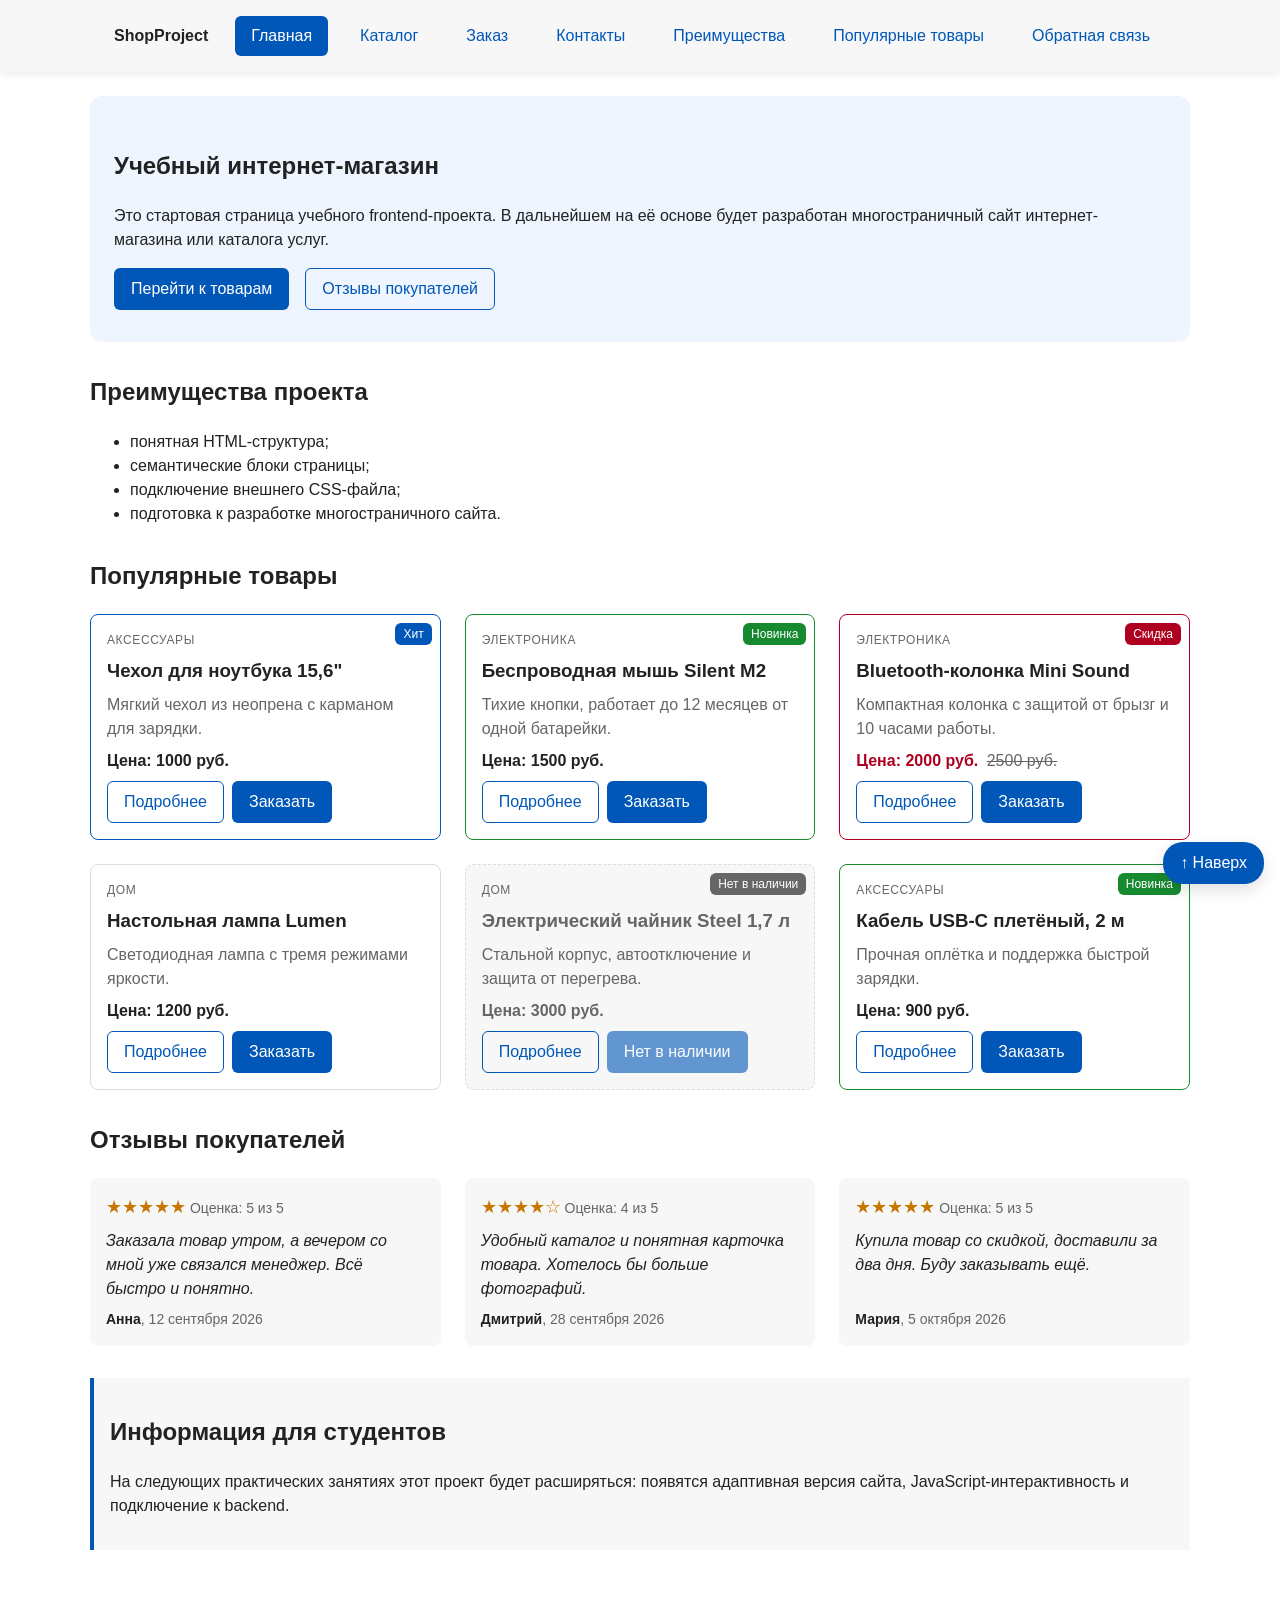
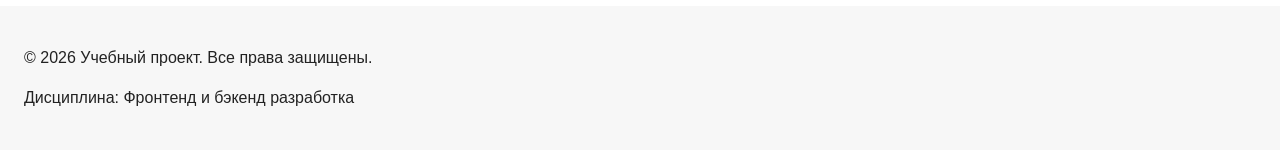
<file: index.html>
<!DOCTYPE html>
<html lang="ru">
<head>
  <meta charset="UTF-8">
  <meta name="viewport" content="width=device-width, initial-scale=1.0">
  <meta name="description" content="Главная страница учебного интернет-магазина.">
  <meta property="og:type" content="website">
  <meta property="og:title" content="Учебный интернет-магазин">
  <meta property="og:description" content="Учебный frontend-проект интернет-магазина.">
  <meta property="og:image" content="https://skylongg.github.io/kr1-html-css-shop/images/preview.jpg">
  <title>Учебный интернет-магазин</title>
  <link rel="stylesheet" href="css/style.css?v=3">
  <script src="js/main.js?v=3" defer></script>
</head>
<body>

  <header class="site-header" id="top">
    <div class="site-header__inner">
      <a class="site-header__logo" href="index.html">ShopProject</a>

      <nav class="site-nav" aria-label="Основная навигация">
        <ul class="site-nav__list">
          <li class="site-nav__item">
            <a class="site-nav__link site-nav__link--active" href="index.html" aria-current="page">Главная</a>
          </li>
          <li class="site-nav__item">
            <a class="site-nav__link" href="catalog.html">Каталог</a>
          </li>
          <li class="site-nav__item">
            <a class="site-nav__link" href="order.html">Заказ</a>
          </li>
          <li class="site-nav__item">
            <a class="site-nav__link" href="contacts.html">Контакты</a>
          </li>
          <li class="site-nav__item">
            <a class="site-nav__link" href="index.html#advantages">Преимущества</a>
          </li>
          <li class="site-nav__item">
            <a class="site-nav__link" href="index.html#popular">Популярные товары</a>
          </li>
          <li class="site-nav__item">
            <a class="site-nav__link" href="index.html#contacts">Обратная связь</a>
          </li>
        </ul>
      </nav>
    </div>
  </header>

  <main>
    <section class="hero">
      <h1>Учебный интернет-магазин</h1>
      <p>
        Это стартовая страница учебного frontend-проекта.
        В дальнейшем на её основе будет разработан многостраничный сайт
        интернет-магазина или каталога услуг.
      </p>
      <div class="hero__actions">
        <a class="button button--primary" href="#popular">Перейти к товарам</a>
        <a class="button button--secondary" href="#reviews">Отзывы покупателей</a>
      </div>
    </section>

    <section class="section" id="advantages">
      <h2 class="section__title">Преимущества проекта</h2>

      <ul class="advantages-list">
        <li>понятная HTML-структура;</li>
        <li>семантические блоки страницы;</li>
        <li>подключение внешнего CSS-файла;</li>
        <li>подготовка к разработке многостраничного сайта.</li>
      </ul>
    </section>

    <section class="section" id="popular">
      <h2 class="section__title">Популярные товары</h2>

      <div class="products-grid">
        <article class="product-card product-card--featured">
          <span class="product-card__badge">Хит</span>
          <p class="product-card__category">Аксессуары</p>
          <h3 class="product-card__title">Чехол для ноутбука 15,6"</h3>
          <p class="product-card__description">Мягкий чехол из неопрена с карманом для зарядки.</p>
          <p class="product-card__price">Цена: 1000 руб.</p>
          <div class="product-card__actions">
            <a class="button button--secondary" href="product.html">Подробнее</a>
            <button class="button button--primary product-card__button" type="button" data-product="Чехол для ноутбука 15,6&quot;" data-price="1000">
              Заказать
            </button>
          </div>
        </article>

        <article class="product-card product-card--new">
          <span class="product-card__badge">Новинка</span>
          <p class="product-card__category">Электроника</p>
          <h3 class="product-card__title">Беспроводная мышь Silent M2</h3>
          <p class="product-card__description">Тихие кнопки, работает до 12 месяцев от одной батарейки.</p>
          <p class="product-card__price">Цена: 1500 руб.</p>
          <div class="product-card__actions">
            <a class="button button--secondary" href="product.html">Подробнее</a>
            <button class="button button--primary product-card__button" type="button" data-product="Беспроводная мышь Silent M2" data-price="1500">
              Заказать
            </button>
          </div>
        </article>

        <article class="product-card product-card--discount">
          <span class="product-card__badge">Скидка</span>
          <p class="product-card__category">Электроника</p>
          <h3 class="product-card__title">Bluetooth-колонка Mini Sound</h3>
          <p class="product-card__description">Компактная колонка с защитой от брызг и 10 часами работы.</p>
          <p class="product-card__price">
            Цена: 2000 руб.
            <del class="product-card__old-price">2500 руб.</del>
          </p>
          <div class="product-card__actions">
            <a class="button button--secondary" href="product.html">Подробнее</a>
            <button class="button button--primary product-card__button" type="button" data-product="Bluetooth-колонка Mini Sound" data-price="2000">
              Заказать
            </button>
          </div>
        </article>

        <article class="product-card">
          <p class="product-card__category">Дом</p>
          <h3 class="product-card__title">Настольная лампа Lumen</h3>
          <p class="product-card__description">Светодиодная лампа с тремя режимами яркости.</p>
          <p class="product-card__price">Цена: 1200 руб.</p>
          <div class="product-card__actions">
            <a class="button button--secondary" href="product.html">Подробнее</a>
            <button class="button button--primary product-card__button" type="button" data-product="Настольная лампа Lumen" data-price="1200">
              Заказать
            </button>
          </div>
        </article>

        <article class="product-card product-card--sold-out">
          <span class="product-card__badge">Нет в наличии</span>
          <p class="product-card__category">Дом</p>
          <h3 class="product-card__title">Электрический чайник Steel 1,7 л</h3>
          <p class="product-card__description">Стальной корпус, автоотключение и защита от перегрева.</p>
          <p class="product-card__price">Цена: 3000 руб.</p>
          <div class="product-card__actions">
            <a class="button button--secondary" href="product.html">Подробнее</a>
            <button class="button button--primary product-card__button" type="button" disabled>
              Нет в наличии
            </button>
          </div>
        </article>

        <article class="product-card product-card--new">
          <span class="product-card__badge">Новинка</span>
          <p class="product-card__category">Аксессуары</p>
          <h3 class="product-card__title">Кабель USB-C плетёный, 2 м</h3>
          <p class="product-card__description">Прочная оплётка и поддержка быстрой зарядки.</p>
          <p class="product-card__price">Цена: 900 руб.</p>
          <div class="product-card__actions">
            <a class="button button--secondary" href="product.html">Подробнее</a>
            <button class="button button--primary product-card__button" type="button" data-product="Кабель USB-C плетёный, 2 м" data-price="900">
              Заказать
            </button>
          </div>
        </article>
      </div>
    </section>

    <section class="section" id="reviews">
      <h2 class="section__title">Отзывы покупателей</h2>

      <div class="reviews-grid">
        <article class="review-card">
          <p class="review-card__rating">
            <span aria-hidden="true">★★★★★</span>
            Оценка: 5 из 5
          </p>
          <blockquote class="review-card__text">
            <p>Заказала товар утром, а вечером со мной уже связался менеджер. Всё быстро и понятно.</p>
          </blockquote>
          <footer class="review-card__footer">
            <span class="review-card__author">Анна</span>,
            <time class="review-card__date" datetime="2026-09-12">12 сентября 2026</time>
          </footer>
        </article>

        <article class="review-card">
          <p class="review-card__rating">
            <span aria-hidden="true">★★★★☆</span>
            Оценка: 4 из 5
          </p>
          <blockquote class="review-card__text">
            <p>Удобный каталог и понятная карточка товара. Хотелось бы больше фотографий.</p>
          </blockquote>
          <footer class="review-card__footer">
            <span class="review-card__author">Дмитрий</span>,
            <time class="review-card__date" datetime="2026-09-28">28 сентября 2026</time>
          </footer>
        </article>

        <article class="review-card">
          <p class="review-card__rating">
            <span aria-hidden="true">★★★★★</span>
            Оценка: 5 из 5
          </p>
          <blockquote class="review-card__text">
            <p>Купила товар со скидкой, доставили за два дня. Буду заказывать ещё.</p>
          </blockquote>
          <footer class="review-card__footer">
            <span class="review-card__author">Мария</span>,
            <time class="review-card__date" datetime="2026-10-05">5 октября 2026</time>
          </footer>
        </article>
      </div>
    </section>

    <aside class="aside-info">
      <h2>Информация для студентов</h2>
      <p>
        На следующих практических занятиях этот проект будет расширяться:
        появятся адаптивная версия сайта, JavaScript-интерактивность
        и подключение к backend.
      </p>
    </aside>
  </main>

  <footer class="site-footer" id="contacts">
    <p>&copy; 2026 Учебный проект. Все права защищены.</p>
    <p>Дисциплина: Фронтенд и бэкенд разработка</p>
  </footer>

  <a class="button button--primary to-top" href="#top">↑ Наверх</a>

  <dialog class="order-dialog" id="order-dialog" aria-labelledby="order-dialog-title">
    <div class="order-dialog__inner">
      <button class="order-dialog__close" type="button" aria-label="Закрыть окно" data-close-dialog>&times;</button>

      <h2 class="order-dialog__title" id="order-dialog-title">Оформление заявки</h2>

      <form class="order-form" id="order-form" action="#" method="post" novalidate>
        <input id="selected-product" name="selected-product" type="hidden">

        <div class="order-summary">
          <div>
            <p class="order-summary__name">Товар: <strong id="order-dialog-product"></strong></p>
            <p class="order-summary__price">Цена: <span id="order-dialog-price">0</span> руб. за шт.</p>
          </div>

          <div class="quantity">
            <button class="button button--secondary quantity__button" type="button" data-step="-1" aria-label="Уменьшить количество">&minus;</button>
            <input
              class="quantity__input"
              id="order-quantity"
              name="quantity"
              type="number"
              min="1"
              max="10"
              value="1"
              aria-label="Количество"
            >
            <button class="button button--secondary quantity__button" type="button" data-step="1" aria-label="Увеличить количество">+</button>
          </div>
        </div>

        <p class="order-form__note">
          Поля, отмеченные звёздочкой <span class="order-form__required" aria-hidden="true">*</span>, обязательны.
        </p>

        <div class="order-form__field">
          <label class="order-form__label" for="order-name">Имя <span class="order-form__required" aria-hidden="true">*</span></label>
          <input
            class="order-form__input"
            id="order-name"
            name="name"
            type="text"
            placeholder="Введите ваше имя"
            minlength="2"
            autocomplete="given-name"
            aria-describedby="order-name-error"
            data-error="Введите имя, минимум 2 символа."
            required
          >
          <p class="order-form__error" id="order-name-error"></p>
        </div>

        <div class="order-form__field">
          <label class="order-form__label" for="order-email">E-mail <span class="order-form__required" aria-hidden="true">*</span></label>
          <input
            class="order-form__input"
            id="order-email"
            name="email"
            type="email"
            placeholder="example@mail.ru"
            autocomplete="email"
            aria-describedby="order-email-error"
            data-error="Введите e-mail в формате example@mail.ru."
            required
          >
          <p class="order-form__error" id="order-email-error"></p>
        </div>

        <div class="order-form__field">
          <label class="order-form__label" for="order-phone">Телефон <span class="order-form__required" aria-hidden="true">*</span></label>
          <input
            class="order-form__input"
            id="order-phone"
            name="phone"
            type="tel"
            inputmode="tel"
            placeholder="+7 (900) 000-00-00"
            pattern="^\+7 \(\d{3}\) \d{3}-\d{2}-\d{2}$"
            autocomplete="tel"
            aria-describedby="order-phone-error order-phone-hint"
            data-error="Введите телефон в формате +7 (900) 000-00-00."
            required
          >
          <small class="order-form__hint" id="order-phone-hint">Формат: +7 (900) 000-00-00</small>
          <p class="order-form__error" id="order-phone-error"></p>
        </div>

        <fieldset class="order-form__group">
          <legend class="order-form__label">Способ получения</legend>
          <div class="choice">
            <label class="choice__item">
              <input class="choice__input" type="radio" name="delivery" value="pickup" checked>
              <span class="choice__text">Самовывоз <small>бесплатно</small></span>
            </label>
            <label class="choice__item">
              <input class="choice__input" type="radio" name="delivery" value="courier">
              <span class="choice__text">Курьер <small>300 руб.</small></span>
            </label>
          </div>
        </fieldset>

        <fieldset class="order-form__group">
          <legend class="order-form__label">Как с вами связаться?</legend>
          <div class="choice">
            <label class="choice__item">
              <input class="choice__input" type="radio" name="contact" value="call" checked>
              <span class="choice__text">Звонок</span>
            </label>
            <label class="choice__item">
              <input class="choice__input" type="radio" name="contact" value="email">
              <span class="choice__text">E-mail</span>
            </label>
            <label class="choice__item">
              <input class="choice__input" type="radio" name="contact" value="messenger">
              <span class="choice__text">Мессенджер</span>
            </label>
          </div>
        </fieldset>

        <div class="order-form__field">
          <label class="order-form__label" for="order-promo">Промокод</label>
          <div class="promo">
            <input
              class="order-form__input promo__input"
              id="order-promo"
              name="promo"
              type="text"
              placeholder="Например, SHOP10"
              aria-describedby="order-promo-message"
            >
            <button class="button button--secondary" type="button" id="apply-promo">Применить</button>
          </div>
          <p class="promo__message" id="order-promo-message" role="status"></p>
        </div>

        <div class="order-form__field">
          <label class="order-form__label" for="order-comment">Комментарий</label>
          <textarea
            class="order-form__textarea"
            id="order-comment"
            name="comment"
            rows="3"
            placeholder="Например, удобное время для звонка"
          ></textarea>
        </div>

        <div class="order-form__field order-form__field--checkbox">
          <label class="order-form__label" for="order-agreement">
            <input
              class="order-form__checkbox"
              id="order-agreement"
              name="agreement"
              type="checkbox"
              aria-describedby="order-agreement-error"
              data-error="Нужно согласие на обработку данных."
              required
            >
            Я согласен на обработку данных <span class="order-form__required" aria-hidden="true">*</span>
          </label>
          <p class="order-form__error" id="order-agreement-error"></p>
        </div>

        <div class="order-dialog__footer">
          <dl class="order-total">
            <div class="order-total__row">
              <dt>Товары</dt>
              <dd><span id="total-goods">0</span> руб.</dd>
            </div>
            <div class="order-total__row">
              <dt>Доставка</dt>
              <dd><span id="total-delivery">0</span> руб.</dd>
            </div>
            <div class="order-total__row">
              <dt>Скидка</dt>
              <dd>&minus;<span id="total-discount">0</span> руб.</dd>
            </div>
            <div class="order-total__row order-total__row--main">
              <dt>Итого</dt>
              <dd><span id="total-sum">0</span> руб.</dd>
            </div>
          </dl>

          <div class="order-form__actions">
            <button class="button button--secondary order-form__clear" type="button" id="clear-order-form">
              Очистить
            </button>
            <button class="button button--secondary" type="button" data-close-dialog>
              Закрыть
            </button>
            <button class="button button--primary" type="submit">
              Отправить заявку
            </button>
          </div>
        </div>
      </form>

      <div class="order-dialog__success" id="success-message" role="status" hidden>
        <p class="success-message" id="success-text"></p>
        <button class="button button--primary" type="button" data-close-dialog>
          Продолжить покупки
        </button>
      </div>
    </div>
  </dialog>

</body>
</html>
</file>
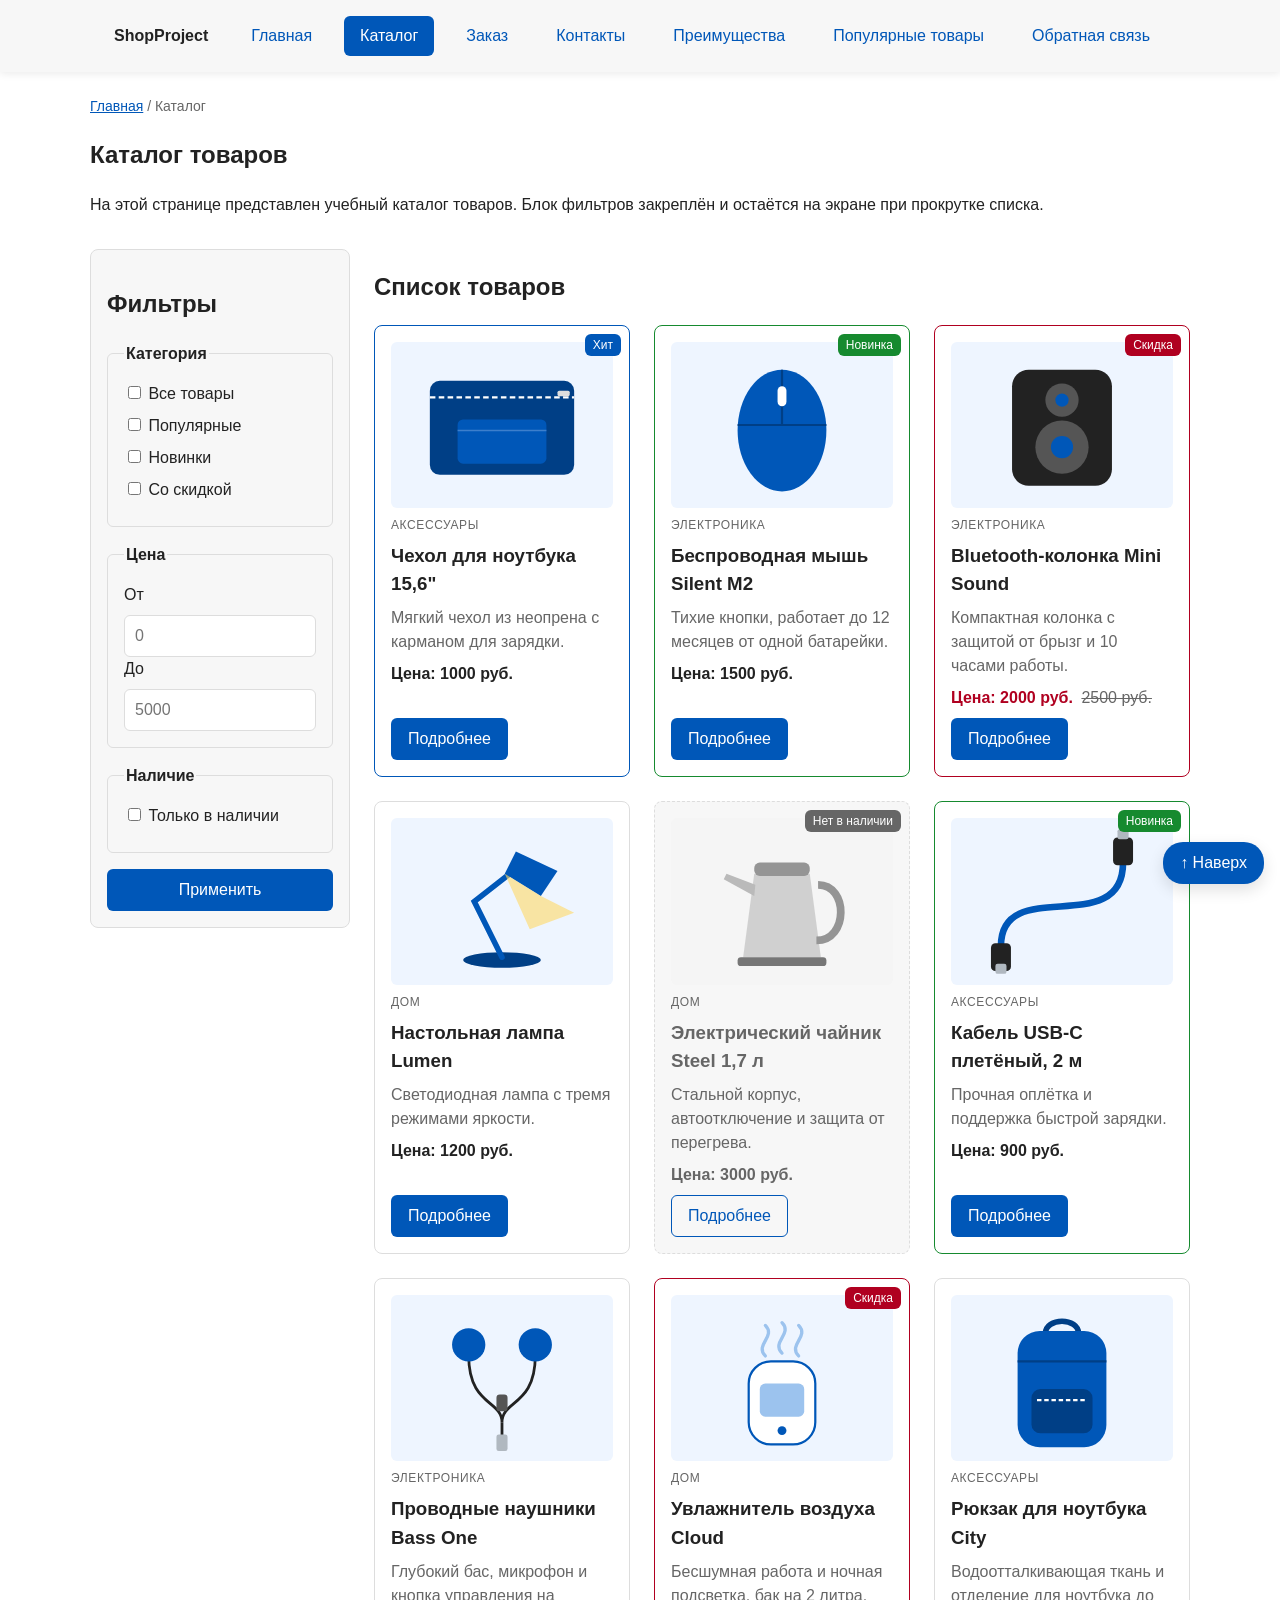
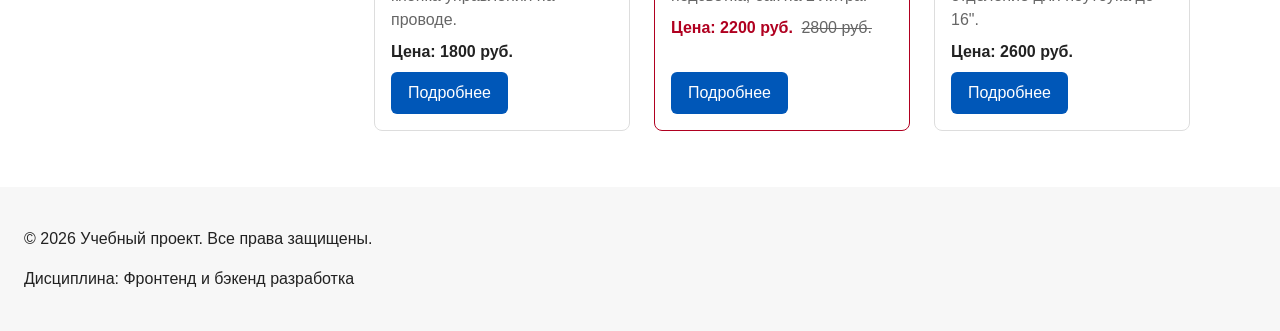
<file: catalog.html>
<!DOCTYPE html>
<html lang="ru">
<head>
  <meta charset="UTF-8">
  <meta name="viewport" content="width=device-width, initial-scale=1.0">
  <meta name="description" content="Каталог товаров учебного интернет-магазина.">
  <meta property="og:type" content="website">
  <meta property="og:title" content="Учебный интернет-магазин">
  <meta property="og:description" content="Учебный frontend-проект интернет-магазина.">
  <meta property="og:image" content="https://skylongg.github.io/kr1-html-css-shop/images/preview.jpg">
  <title>Каталог товаров — Учебный интернет-магазин</title>
  <link rel="stylesheet" href="css/style.css?v=3">
</head>
<body>

  <header class="site-header" id="top">
    <div class="site-header__inner">
      <a class="site-header__logo" href="index.html">ShopProject</a>

      <nav class="site-nav" aria-label="Основная навигация">
        <ul class="site-nav__list">
          <li class="site-nav__item">
            <a class="site-nav__link" href="index.html">Главная</a>
          </li>
          <li class="site-nav__item">
            <a class="site-nav__link site-nav__link--active" href="catalog.html" aria-current="page">Каталог</a>
          </li>
          <li class="site-nav__item">
            <a class="site-nav__link" href="order.html">Заказ</a>
          </li>
          <li class="site-nav__item">
            <a class="site-nav__link" href="contacts.html">Контакты</a>
          </li>
          <li class="site-nav__item">
            <a class="site-nav__link" href="index.html#advantages">Преимущества</a>
          </li>
          <li class="site-nav__item">
            <a class="site-nav__link" href="index.html#popular">Популярные товары</a>
          </li>
          <li class="site-nav__item">
            <a class="site-nav__link" href="index.html#contacts">Обратная связь</a>
          </li>
        </ul>
      </nav>
    </div>
  </header>

  <main>
    <nav class="breadcrumbs" aria-label="Хлебные крошки">
      <a class="breadcrumbs__link" href="index.html">Главная</a>
      <span class="breadcrumbs__current" aria-current="page">Каталог</span>
    </nav>

    <section class="section">
      <h1>Каталог товаров</h1>
      <p>
        На этой странице представлен учебный каталог товаров.
        Блок фильтров закреплён и остаётся на экране при прокрутке списка.
      </p>
    </section>

    <section class="catalog-layout">
      <aside class="catalog-filters">
        <h2 class="catalog-filters__title">Фильтры</h2>

        <form class="filters-form" action="#" method="get">
          <fieldset class="filters-form__group">
            <legend class="filters-form__legend">Категория</legend>

            <label class="filters-form__label">
              <input type="checkbox" name="category" value="all">
              Все товары
            </label>

            <label class="filters-form__label">
              <input type="checkbox" name="category" value="popular">
              Популярные
            </label>

            <label class="filters-form__label">
              <input type="checkbox" name="category" value="new">
              Новинки
            </label>

            <label class="filters-form__label">
              <input type="checkbox" name="category" value="discount">
              Со скидкой
            </label>
          </fieldset>

          <fieldset class="filters-form__group">
            <legend class="filters-form__legend">Цена</legend>

            <label class="filters-form__label" for="price-from">От</label>
            <input class="filters-form__input" id="price-from" name="price-from" type="number" min="0" placeholder="0">

            <label class="filters-form__label" for="price-to">До</label>
            <input class="filters-form__input" id="price-to" name="price-to" type="number" min="0" placeholder="5000">
          </fieldset>

          <fieldset class="filters-form__group">
            <legend class="filters-form__legend">Наличие</legend>

            <label class="filters-form__label">
              <input type="checkbox" name="in-stock" value="yes">
              Только в наличии
            </label>
          </fieldset>

          <button class="button button--primary" type="submit">Применить</button>
        </form>
      </aside>

      <section class="catalog-products">
        <h2>Список товаров</h2>

        <div class="products-grid">
          <article class="product-card product-card--featured">
            <span class="product-card__badge">Хит</span>
            <img
              class="product-card__image"
              src="images/laptop-sleeve.svg"
              alt="Чехол для ноутбука"
              width="400"
              height="300"
              loading="lazy"
            >
            <p class="product-card__category">Аксессуары</p>
            <h3 class="product-card__title">Чехол для ноутбука 15,6"</h3>
            <p class="product-card__description">Мягкий чехол из неопрена с карманом для зарядки.</p>
            <p class="product-card__price">Цена: 1000 руб.</p>
            <a class="button button--primary product-card__button" href="product.html">Подробнее</a>
          </article>

          <article class="product-card product-card--new">
            <span class="product-card__badge">Новинка</span>
            <img
              class="product-card__image"
              src="images/mouse.svg"
              alt="Беспроводная мышь"
              width="400"
              height="300"
              loading="lazy"
            >
            <p class="product-card__category">Электроника</p>
            <h3 class="product-card__title">Беспроводная мышь Silent M2</h3>
            <p class="product-card__description">Тихие кнопки, работает до 12 месяцев от одной батарейки.</p>
            <p class="product-card__price">Цена: 1500 руб.</p>
            <a class="button button--primary product-card__button" href="product.html">Подробнее</a>
          </article>

          <article class="product-card product-card--discount">
            <span class="product-card__badge">Скидка</span>
            <img
              class="product-card__image"
              src="images/speaker.svg"
              alt="Bluetooth-колонка"
              width="400"
              height="300"
              loading="lazy"
            >
            <p class="product-card__category">Электроника</p>
            <h3 class="product-card__title">Bluetooth-колонка Mini Sound</h3>
            <p class="product-card__description">Компактная колонка с защитой от брызг и 10 часами работы.</p>
            <p class="product-card__price">
              Цена: 2000 руб.
              <del class="product-card__old-price">2500 руб.</del>
            </p>
            <a class="button button--primary product-card__button" href="product.html">Подробнее</a>
          </article>

          <article class="product-card">
            <img
              class="product-card__image"
              src="images/lamp.svg"
              alt="Настольная лампа"
              width="400"
              height="300"
              loading="lazy"
            >
            <p class="product-card__category">Дом</p>
            <h3 class="product-card__title">Настольная лампа Lumen</h3>
            <p class="product-card__description">Светодиодная лампа с тремя режимами яркости.</p>
            <p class="product-card__price">Цена: 1200 руб.</p>
            <a class="button button--primary product-card__button" href="product.html">Подробнее</a>
          </article>

          <article class="product-card product-card--sold-out">
            <span class="product-card__badge">Нет в наличии</span>
            <img
              class="product-card__image"
              src="images/kettle.svg"
              alt="Электрический чайник"
              width="400"
              height="300"
              loading="lazy"
            >
            <p class="product-card__category">Дом</p>
            <h3 class="product-card__title">Электрический чайник Steel 1,7 л</h3>
            <p class="product-card__description">Стальной корпус, автоотключение и защита от перегрева.</p>
            <p class="product-card__price">Цена: 3000 руб.</p>
            <a class="button button--secondary product-card__button" href="product.html">Подробнее</a>
          </article>

          <article class="product-card product-card--new">
            <span class="product-card__badge">Новинка</span>
            <img
              class="product-card__image"
              src="images/cable.svg"
              alt="Кабель USB-C"
              width="400"
              height="300"
              loading="lazy"
            >
            <p class="product-card__category">Аксессуары</p>
            <h3 class="product-card__title">Кабель USB-C плетёный, 2 м</h3>
            <p class="product-card__description">Прочная оплётка и поддержка быстрой зарядки.</p>
            <p class="product-card__price">Цена: 900 руб.</p>
            <a class="button button--primary product-card__button" href="product.html">Подробнее</a>
          </article>

          <article class="product-card">
            <img
              class="product-card__image"
              src="images/earphones.svg"
              alt="Проводные наушники"
              width="400"
              height="300"
              loading="lazy"
            >
            <p class="product-card__category">Электроника</p>
            <h3 class="product-card__title">Проводные наушники Bass One</h3>
            <p class="product-card__description">Глубокий бас, микрофон и кнопка управления на проводе.</p>
            <p class="product-card__price">Цена: 1800 руб.</p>
            <a class="button button--primary product-card__button" href="product.html">Подробнее</a>
          </article>

          <article class="product-card product-card--discount">
            <span class="product-card__badge">Скидка</span>
            <img
              class="product-card__image"
              src="images/humidifier.svg"
              alt="Увлажнитель воздуха"
              width="400"
              height="300"
              loading="lazy"
            >
            <p class="product-card__category">Дом</p>
            <h3 class="product-card__title">Увлажнитель воздуха Cloud</h3>
            <p class="product-card__description">Бесшумная работа и ночная подсветка, бак на 2 литра.</p>
            <p class="product-card__price">
              Цена: 2200 руб.
              <del class="product-card__old-price">2800 руб.</del>
            </p>
            <a class="button button--primary product-card__button" href="product.html">Подробнее</a>
          </article>

          <article class="product-card">
            <img
              class="product-card__image"
              src="images/backpack.svg"
              alt="Рюкзак для ноутбука"
              width="400"
              height="300"
              loading="lazy"
            >
            <p class="product-card__category">Аксессуары</p>
            <h3 class="product-card__title">Рюкзак для ноутбука City</h3>
            <p class="product-card__description">Водоотталкивающая ткань и отделение для ноутбука до 16".</p>
            <p class="product-card__price">Цена: 2600 руб.</p>
            <a class="button button--primary product-card__button" href="product.html">Подробнее</a>
          </article>
        </div>
      </section>
    </section>
  </main>

  <footer class="site-footer">
    <p>&copy; 2026 Учебный проект. Все права защищены.</p>
    <p>Дисциплина: Фронтенд и бэкенд разработка</p>
  </footer>

  <a class="button button--primary to-top" href="#top">↑ Наверх</a>

</body>
</html>
</file>
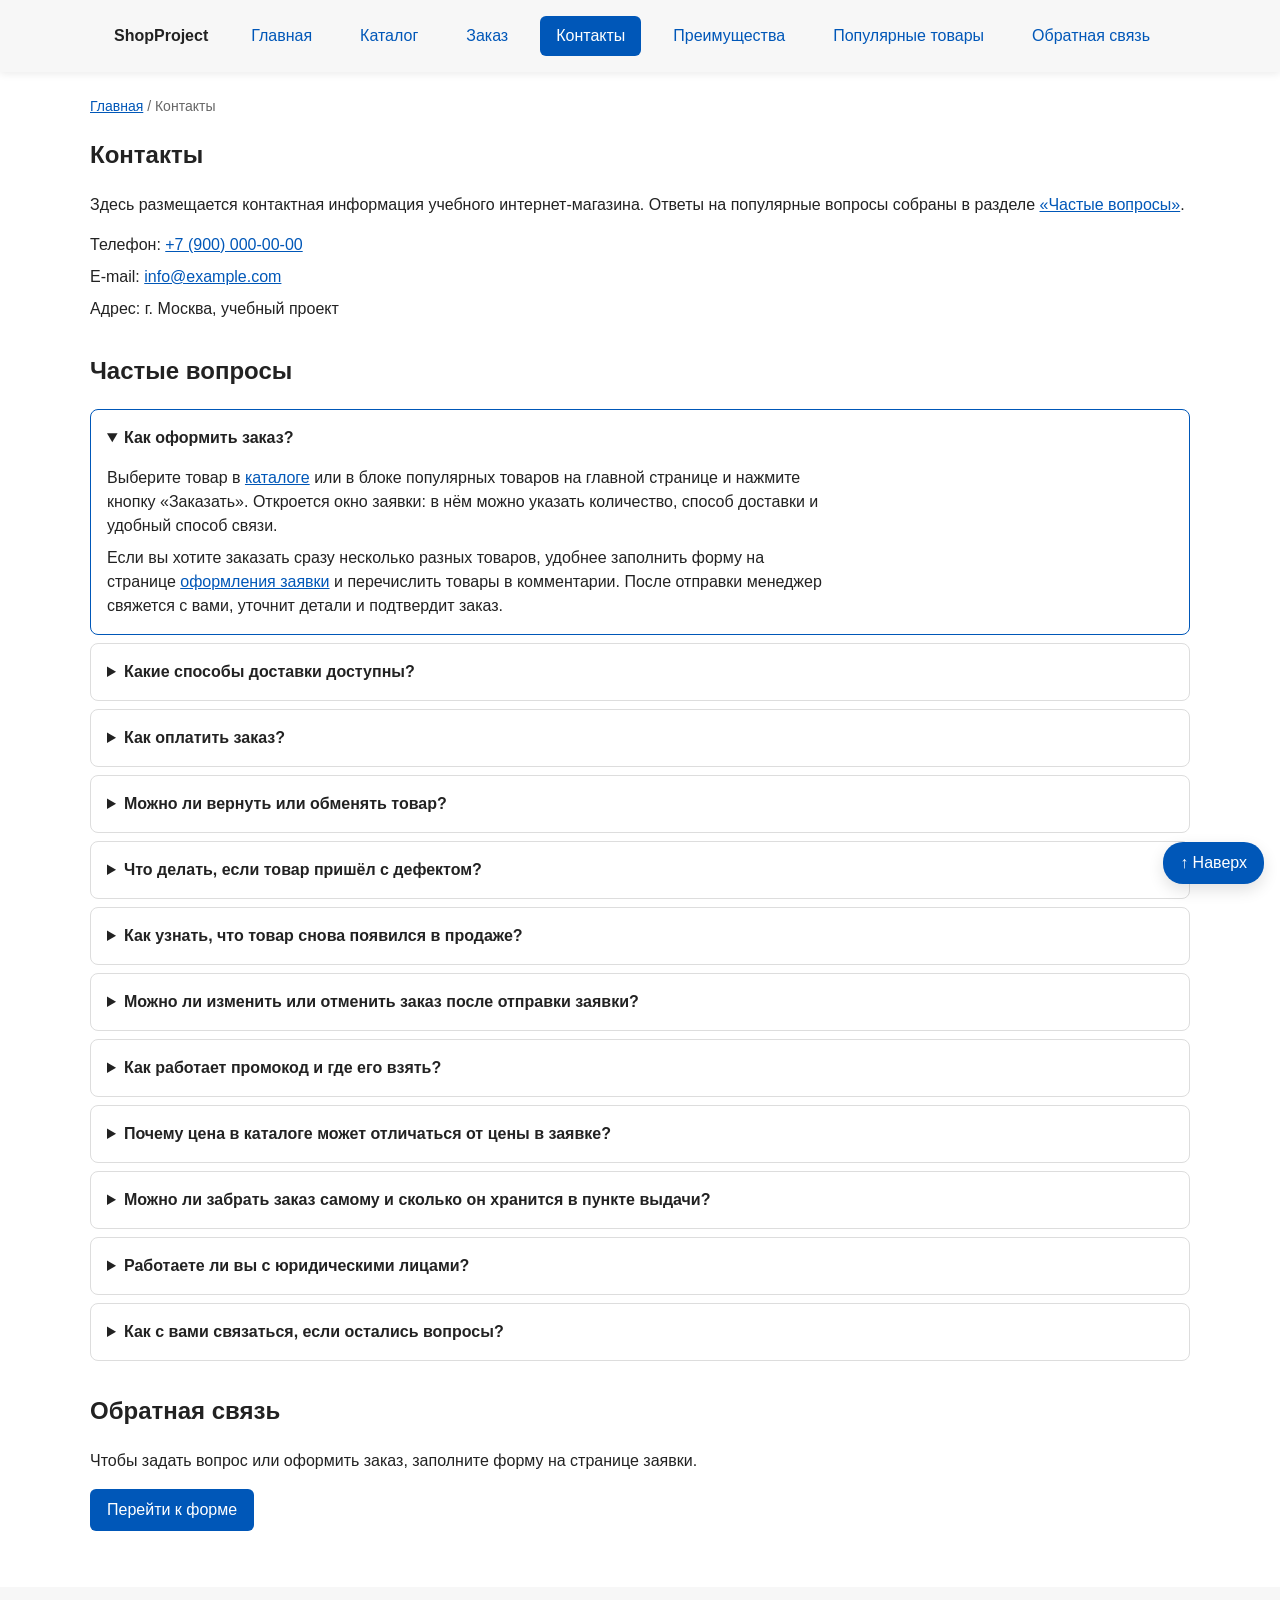
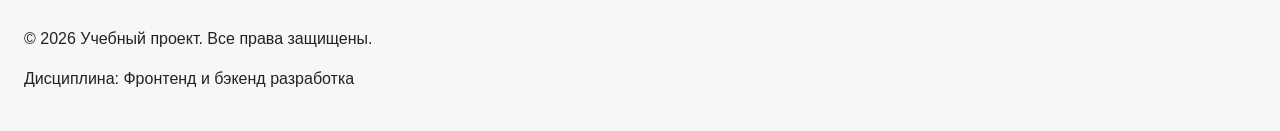
<file: contacts.html>
<!DOCTYPE html>
<html lang="ru">
<head>
  <meta charset="UTF-8">
  <meta name="viewport" content="width=device-width, initial-scale=1.0">
  <meta name="description" content="Контактная информация учебного интернет-магазина.">
  <meta property="og:type" content="website">
  <meta property="og:title" content="Учебный интернет-магазин">
  <meta property="og:description" content="Учебный frontend-проект интернет-магазина.">
  <meta property="og:image" content="https://skylongg.github.io/kr1-html-css-shop/images/preview.jpg">
  <title>Контакты — Учебный интернет-магазин</title>
  <link rel="stylesheet" href="css/style.css?v=3">
</head>
<body>

  <header class="site-header" id="top">
    <div class="site-header__inner">
      <a class="site-header__logo" href="index.html">ShopProject</a>

      <nav class="site-nav" aria-label="Основная навигация">
        <ul class="site-nav__list">
          <li class="site-nav__item">
            <a class="site-nav__link" href="index.html">Главная</a>
          </li>
          <li class="site-nav__item">
            <a class="site-nav__link" href="catalog.html">Каталог</a>
          </li>
          <li class="site-nav__item">
            <a class="site-nav__link" href="order.html">Заказ</a>
          </li>
          <li class="site-nav__item">
            <a class="site-nav__link site-nav__link--active" href="contacts.html" aria-current="page">Контакты</a>
          </li>
          <li class="site-nav__item">
            <a class="site-nav__link" href="index.html#advantages">Преимущества</a>
          </li>
          <li class="site-nav__item">
            <a class="site-nav__link" href="index.html#popular">Популярные товары</a>
          </li>
          <li class="site-nav__item">
            <a class="site-nav__link" href="index.html#contacts">Обратная связь</a>
          </li>
        </ul>
      </nav>
    </div>
  </header>

  <main>
    <nav class="breadcrumbs" aria-label="Хлебные крошки">
      <a class="breadcrumbs__link" href="index.html">Главная</a>
      <span class="breadcrumbs__current" aria-current="page">Контакты</span>
    </nav>

    <section class="section">
      <h1>Контакты</h1>
      <p>
        Здесь размещается контактная информация учебного интернет-магазина.
        Ответы на популярные вопросы собраны в разделе <a href="#faq">«Частые вопросы»</a>.
      </p>

      <address class="contacts-list">
        <p>Телефон: <a href="tel:+79000000000">+7 (900) 000-00-00</a></p>
        <p>E-mail: <a href="mailto:info@example.com">info@example.com</a></p>
        <p>Адрес: г. Москва, учебный проект</p>
      </address>
    </section>

    <section class="section faq" id="faq">
      <h2 class="section__title">Частые вопросы</h2>

      <div class="faq__list">
        <details class="faq__item" open>
          <summary class="faq__question">Как оформить заказ?</summary>
          <div class="faq__answer">
            <p>Выберите товар в <a href="catalog.html">каталоге</a> или в блоке популярных товаров на главной странице и нажмите кнопку «Заказать». Откроется окно заявки: в нём можно указать количество, способ доставки и удобный способ связи.</p>
            <p>Если вы хотите заказать сразу несколько разных товаров, удобнее заполнить форму на странице <a href="order.html">оформления заявки</a> и перечислить товары в комментарии. После отправки менеджер свяжется с вами, уточнит детали и подтвердит заказ.</p>
          </div>
        </details>

        <details class="faq__item">
          <summary class="faq__question">Какие способы доставки доступны?</summary>
          <div class="faq__answer">
            <p>Есть два способа получить заказ: самовывоз из пункта выдачи и курьерская доставка до двери. Самовывоз бесплатный, заказ можно забрать на следующий рабочий день после подтверждения.</p>
            <p>Курьерская доставка по городу стоит 300 руб. и занимает от одного до трёх рабочих дней. При заказе от 5000 руб. курьерская доставка бесплатная. Точное время доставки курьер согласует с вами по телефону накануне.</p>
          </div>
        </details>

        <details class="faq__item">
          <summary class="faq__question">Как оплатить заказ?</summary>
          <div class="faq__answer">
            <p>Оплатить заказ можно при получении наличными или банковской картой. Курьеры и пункт выдачи принимают карты всех основных платёжных систем.</p>
            <p>Онлайн-оплата на сайте пока не подключена: сайт учебный и работает без backend. Когда серверная часть будет готова, появится оплата картой прямо при оформлении заявки.</p>
          </div>
        </details>

        <details class="faq__item">
          <summary class="faq__question">Можно ли вернуть или обменять товар?</summary>
          <div class="faq__answer">
            <p>Да, товар надлежащего качества можно вернуть или обменять в течение 14 дней с момента получения. Для этого товар не должен быть в использовании, а упаковка и комплектация должны быть сохранены.</p>
            <p>Чтобы оформить возврат, напишите нам на <a href="mailto:info@example.com">info@example.com</a> или позвоните по телефону, указанному выше. Деньги вернутся тем же способом, которым был оплачен заказ, в течение 10 рабочих дней.</p>
          </div>
        </details>

        <details class="faq__item">
          <summary class="faq__question">Что делать, если товар пришёл с дефектом?</summary>
          <div class="faq__answer">
            <p>Сфотографируйте дефект и упаковку и свяжитесь с нами в течение 7 дней после получения. Мы заменим товар на новый или вернём деньги, если такого товара больше нет в наличии.</p>
            <p>Если дефект обнаружился позже, действует гарантия производителя. Срок гарантии указан в характеристиках каждого товара, обычно это 12 месяцев.</p>
          </div>
        </details>

        <details class="faq__item">
          <summary class="faq__question">Как узнать, что товар снова появился в продаже?</summary>
          <div class="faq__answer">
            <p>Товары, которых нет в наличии, отмечены в каталоге серой карточкой с пометкой «Нет в наличии». Заказать такой товар пока нельзя, но можно оставить заявку с темой «Консультация» и указать название товара в комментарии.</p>
            <p>Когда товар снова поступит на склад, менеджер свяжется с вами и предложит оформить заказ первым.</p>
          </div>
        </details>

        <details class="faq__item">
          <summary class="faq__question">Можно ли изменить или отменить заказ после отправки заявки?</summary>
          <div class="faq__answer">
            <p>Да, пока заказ не передан в доставку, его можно изменить: добавить или убрать товары, поменять адрес или способ получения. Для этого ответьте на письмо с подтверждением или позвоните менеджеру.</p>
            <p>Отменить заказ можно в любой момент до получения. Если заказ уже был оплачен, деньги вернутся тем же способом, которым вы платили.</p>
          </div>
        </details>

        <details class="faq__item">
          <summary class="faq__question">Как работает промокод и где его взять?</summary>
          <div class="faq__answer">
            <p>Промокод вводится в окне оформления заявки в поле «Промокод». После нажатия кнопки «Применить» скидка сразу учитывается в итоговой сумме.</p>
            <p>Промокоды мы отправляем в рассылке и публикуем в разделе новостей. Один заказ — один промокод, промокоды не суммируются с другими скидками.</p>
          </div>
        </details>

        <details class="faq__item">
          <summary class="faq__question">Почему цена в каталоге может отличаться от цены в заявке?</summary>
          <div class="faq__answer">
            <p>В каталоге указана цена за одну единицу товара. В окне заявки итоговая сумма считается с учётом количества, выбранного способа доставки и промокода, поэтому она может быть больше или меньше цены в карточке.</p>
            <p>Если вам кажется, что сумма посчитана неправильно, напишите об этом в комментарии к заявке — менеджер проверит расчёт перед подтверждением заказа.</p>
          </div>
        </details>

        <details class="faq__item">
          <summary class="faq__question">Можно ли забрать заказ самому и сколько он хранится в пункте выдачи?</summary>
          <div class="faq__answer">
            <p>Да, при оформлении заявки выберите способ получения «Самовывоз». Когда заказ будет готов, придёт сообщение на телефон или e-mail.</p>
            <p>Заказ хранится в пункте выдачи 5 рабочих дней. Если вы не успеваете его забрать, сообщите менеджеру, и срок хранения продлят ещё на 3 дня.</p>
          </div>
        </details>

        <details class="faq__item">
          <summary class="faq__question">Работаете ли вы с юридическими лицами?</summary>
          <div class="faq__answer">
            <p>Да, мы принимаем заказы от организаций. Укажите в комментарии к заявке название компании и ИНН, и менеджер подготовит счёт для оплаты по безналичному расчёту.</p>
            <p>Для постоянных корпоративных клиентов действуют специальные цены и отсрочка платежа. Подробности можно уточнить по телефону.</p>
          </div>
        </details>

        <details class="faq__item">
          <summary class="faq__question">Как с вами связаться, если остались вопросы?</summary>
          <div class="faq__answer">
            <p>Позвоните по телефону, указанному в начале страницы, или напишите на e-mail. Мы отвечаем на звонки по будням с 9:00 до 18:00, на письма — в течение одного рабочего дня.</p>
            <p>Также можно оставить заявку с темой «Консультация» на странице <a href="order.html">оформления заявки</a> — менеджер перезвонит в удобное для вас время.</p>
          </div>
        </details>
      </div>
    </section>

    <section class="section" id="feedback">
      <h2 class="section__title">Обратная связь</h2>
      <p>
        Чтобы задать вопрос или оформить заказ, заполните форму на странице заявки.
      </p>
      <a class="button button--primary" href="order.html">Перейти к форме</a>
    </section>
  </main>

  <footer class="site-footer">
    <p>&copy; 2026 Учебный проект. Все права защищены.</p>
    <p>Дисциплина: Фронтенд и бэкенд разработка</p>
  </footer>

  <a class="button button--primary to-top" href="#top">↑ Наверх</a>

</body>
</html>
</file>
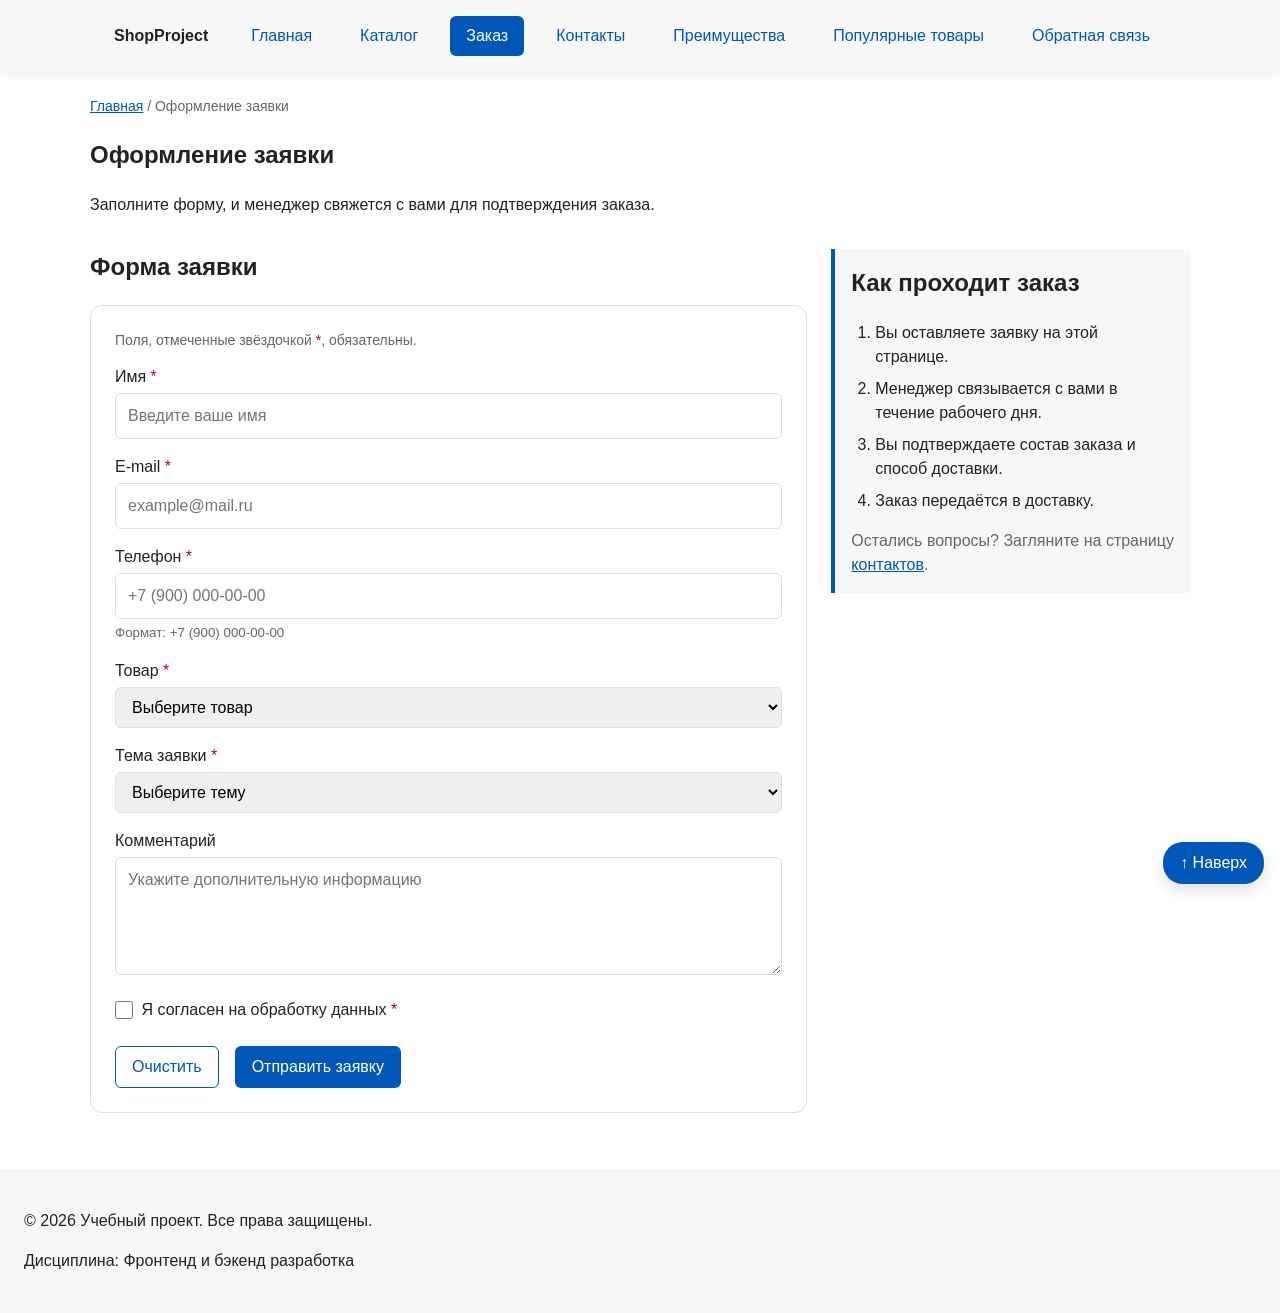
<file: order.html>
<!DOCTYPE html>
<html lang="ru">
<head>
  <meta charset="UTF-8">
  <meta name="viewport" content="width=device-width, initial-scale=1.0">
  <meta name="description" content="Оформление заявки на товар в учебном интернет-магазине.">
  <meta property="og:type" content="website">
  <meta property="og:title" content="Учебный интернет-магазин">
  <meta property="og:description" content="Учебный frontend-проект интернет-магазина.">
  <meta property="og:image" content="https://skylongg.github.io/kr1-html-css-shop/images/preview.jpg">
  <title>Оформление заявки — Учебный интернет-магазин</title>
  <link rel="stylesheet" href="css/style.css?v=3">
  <script src="js/main.js?v=3" defer></script>
</head>
<body>

  <header class="site-header" id="top">
    <div class="site-header__inner">
      <a class="site-header__logo" href="index.html">ShopProject</a>

      <nav class="site-nav" aria-label="Основная навигация">
        <ul class="site-nav__list">
          <li class="site-nav__item">
            <a class="site-nav__link" href="index.html">Главная</a>
          </li>
          <li class="site-nav__item">
            <a class="site-nav__link" href="catalog.html">Каталог</a>
          </li>
          <li class="site-nav__item">
            <a class="site-nav__link site-nav__link--active" href="order.html" aria-current="page">Заказ</a>
          </li>
          <li class="site-nav__item">
            <a class="site-nav__link" href="contacts.html">Контакты</a>
          </li>
          <li class="site-nav__item">
            <a class="site-nav__link" href="index.html#advantages">Преимущества</a>
          </li>
          <li class="site-nav__item">
            <a class="site-nav__link" href="index.html#popular">Популярные товары</a>
          </li>
          <li class="site-nav__item">
            <a class="site-nav__link" href="index.html#contacts">Обратная связь</a>
          </li>
        </ul>
      </nav>
    </div>
  </header>

  <main>
    <nav class="breadcrumbs" aria-label="Хлебные крошки">
      <a class="breadcrumbs__link" href="index.html">Главная</a>
      <span class="breadcrumbs__current" aria-current="page">Оформление заявки</span>
    </nav>

    <section class="section">
      <h1>Оформление заявки</h1>
      <p>
        Заполните форму, и менеджер свяжется с вами для подтверждения заказа.
      </p>
    </section>

    <div class="order-layout">
      <section class="order-layout__main">
        <h2 class="section__title">Форма заявки</h2>

        <form class="order-form order-form--card" id="order-form" action="#" method="post" novalidate>
          <p class="order-form__note">
            Поля, отмеченные звёздочкой <span class="order-form__required" aria-hidden="true">*</span>, обязательны.
          </p>

          <div class="order-form__field">
            <label class="order-form__label" for="order-name">Имя <span class="order-form__required" aria-hidden="true">*</span></label>
            <input
              class="order-form__input"
              id="order-name"
              name="name"
              type="text"
              placeholder="Введите ваше имя"
              minlength="2"
              autocomplete="given-name"
              aria-describedby="order-name-error"
              data-error="Введите имя, минимум 2 символа."
              required
            >
            <p class="order-form__error" id="order-name-error"></p>
          </div>

          <div class="order-form__field">
            <label class="order-form__label" for="order-email">E-mail <span class="order-form__required" aria-hidden="true">*</span></label>
            <input
              class="order-form__input"
              id="order-email"
              name="email"
              type="email"
              placeholder="example@mail.ru"
              autocomplete="email"
              aria-describedby="order-email-error"
              data-error="Введите e-mail в формате example@mail.ru."
              required
            >
            <p class="order-form__error" id="order-email-error"></p>
          </div>

          <div class="order-form__field">
            <label class="order-form__label" for="order-phone">Телефон <span class="order-form__required" aria-hidden="true">*</span></label>
            <input
              class="order-form__input"
              id="order-phone"
              name="phone"
              type="tel"
              inputmode="tel"
              placeholder="+7 (900) 000-00-00"
              pattern="^\+7 \(\d{3}\) \d{3}-\d{2}-\d{2}$"
              autocomplete="tel"
              aria-describedby="order-phone-error order-phone-hint"
              data-error="Введите телефон в формате +7 (900) 000-00-00."
              required
            >
            <small class="order-form__hint" id="order-phone-hint">Формат: +7 (900) 000-00-00</small>
            <p class="order-form__error" id="order-phone-error"></p>
          </div>

          <div class="order-form__field">
            <label class="order-form__label" for="order-product">Товар <span class="order-form__required" aria-hidden="true">*</span></label>
            <select
              class="order-form__select"
              id="order-product"
              name="product"
              aria-describedby="order-product-error"
              data-error="Выберите товар."
              required
            >
              <option value="">Выберите товар</option>
              <option value="product-1">Чехол для ноутбука 15,6" — 1000 руб.</option>
              <option value="product-2">Беспроводная мышь Silent M2 — 1500 руб.</option>
              <option value="product-3">Bluetooth-колонка Mini Sound — 2000 руб.</option>
              <option value="product-4">Настольная лампа Lumen — 1200 руб.</option>
              <option value="product-5" disabled>Электрический чайник Steel 1,7 л — нет в наличии</option>
              <option value="product-6">Кабель USB-C плетёный, 2 м — 900 руб.</option>
            </select>
            <p class="order-form__error" id="order-product-error"></p>
          </div>

          <div class="order-form__field">
            <label class="order-form__label" for="order-topic">Тема заявки <span class="order-form__required" aria-hidden="true">*</span></label>
            <select
              class="order-form__select"
              id="order-topic"
              name="topic"
              aria-describedby="order-topic-error"
              data-error="Выберите тему заявки."
              required
            >
              <option value="">Выберите тему</option>
              <option value="product">Заказ товара</option>
              <option value="consultation">Консультация</option>
              <option value="delivery">Доставка</option>
            </select>
            <p class="order-form__error" id="order-topic-error"></p>
          </div>

          <div class="order-form__field">
            <label class="order-form__label" for="order-comment">Комментарий</label>
            <textarea
              class="order-form__textarea"
              id="order-comment"
              name="comment"
              rows="4"
              placeholder="Укажите дополнительную информацию"
            ></textarea>
          </div>

          <div class="order-form__field order-form__field--checkbox">
            <label class="order-form__label" for="order-agreement">
              <input
                class="order-form__checkbox"
                id="order-agreement"
                name="agreement"
                type="checkbox"
                aria-describedby="order-agreement-error"
                data-error="Нужно согласие на обработку данных."
                required
              >
              Я согласен на обработку данных <span class="order-form__required" aria-hidden="true">*</span>
            </label>
            <p class="order-form__error" id="order-agreement-error"></p>
          </div>

          <div class="order-form__actions">
            <button class="button button--secondary" type="reset">
              Очистить
            </button>
            <button class="button button--primary" type="submit">
              Отправить заявку
            </button>
          </div>
        </form>

        <p class="success-message" id="success-message" role="status" hidden>
          Спасибо! Заявка отправлена, мы свяжемся с вами в течение рабочего дня.
        </p>
      </section>

      <aside class="order-steps">
        <h2 class="order-steps__title">Как проходит заказ</h2>
        <ol class="order-steps__list">
          <li class="order-steps__item">Вы оставляете заявку на этой странице.</li>
          <li class="order-steps__item">Менеджер связывается с вами в течение рабочего дня.</li>
          <li class="order-steps__item">Вы подтверждаете состав заказа и способ доставки.</li>
          <li class="order-steps__item">Заказ передаётся в доставку.</li>
        </ol>
        <p class="order-steps__note">
          Остались вопросы? Загляните на страницу <a href="contacts.html">контактов</a>.
        </p>
      </aside>
    </div>
  </main>

  <footer class="site-footer">
    <p>&copy; 2026 Учебный проект. Все права защищены.</p>
    <p>Дисциплина: Фронтенд и бэкенд разработка</p>
  </footer>

  <a class="button button--primary to-top" href="#top">↑ Наверх</a>

</body>
</html>
</file>
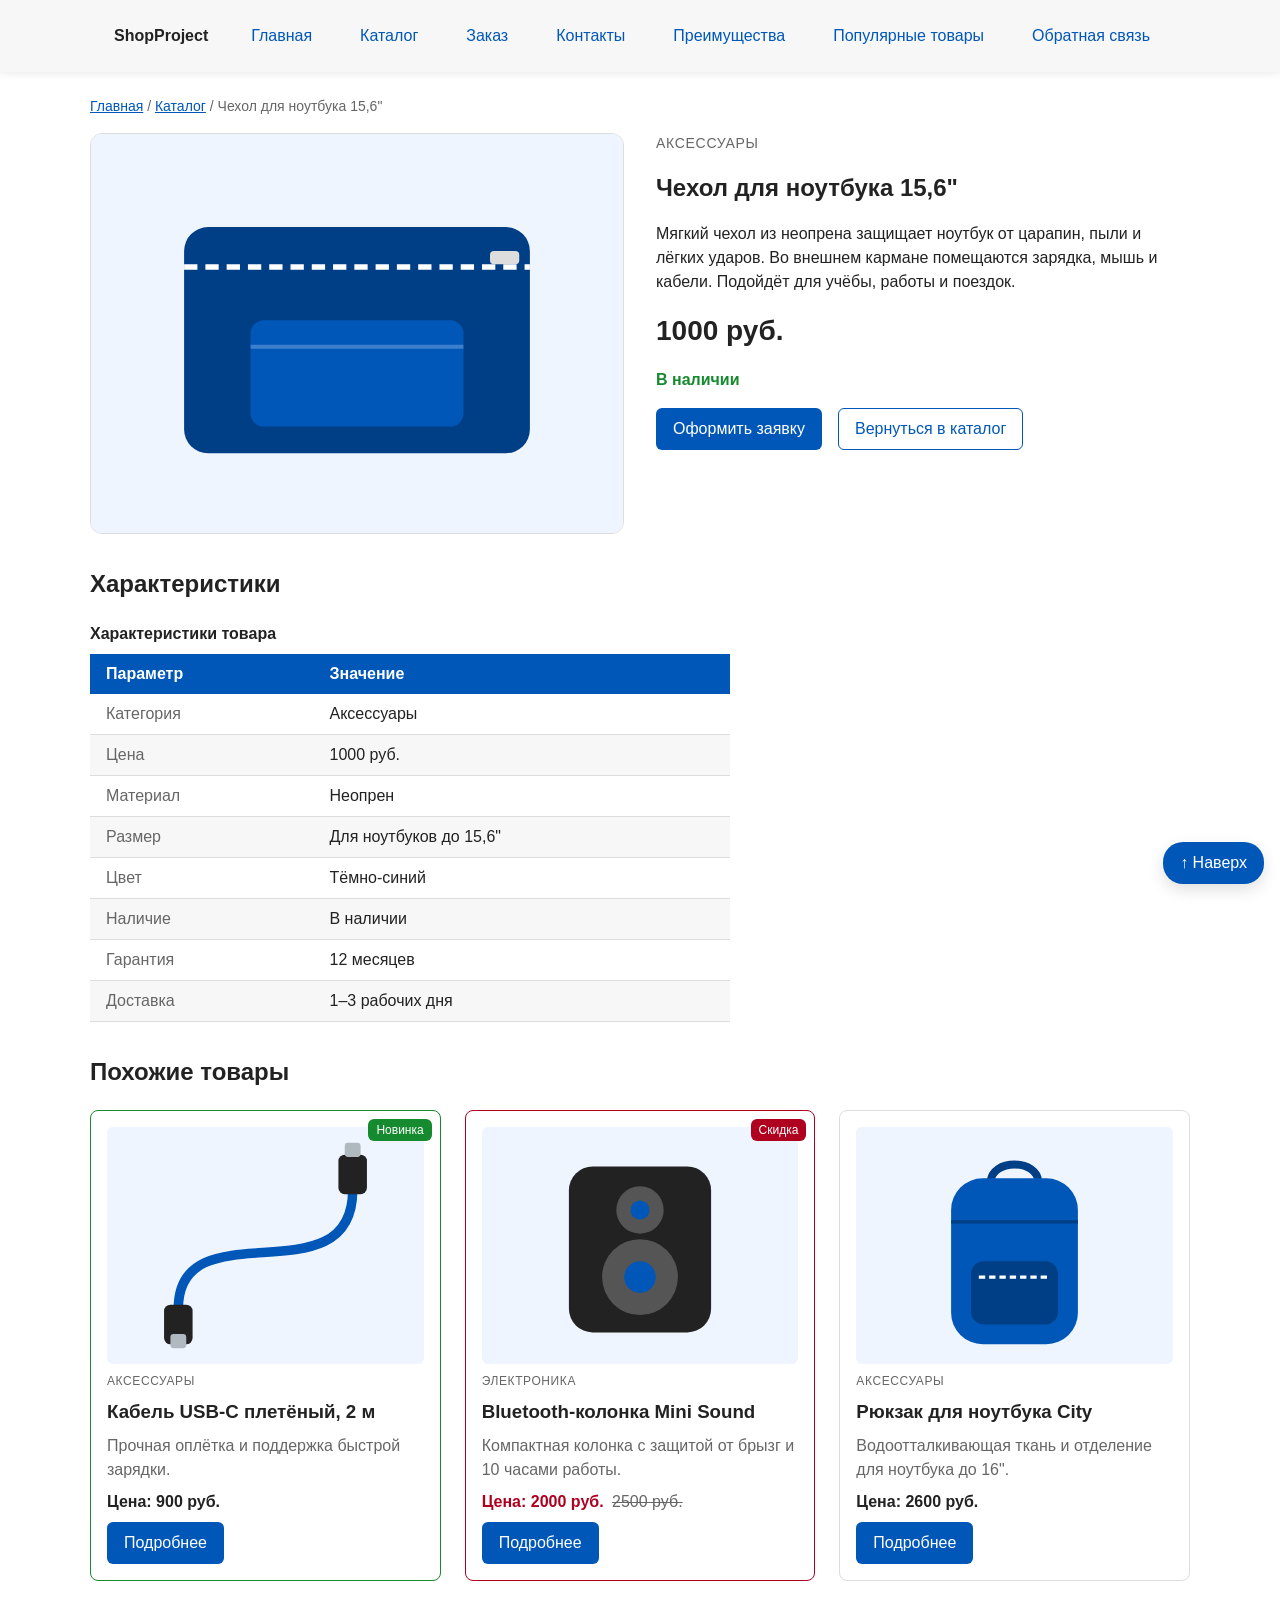
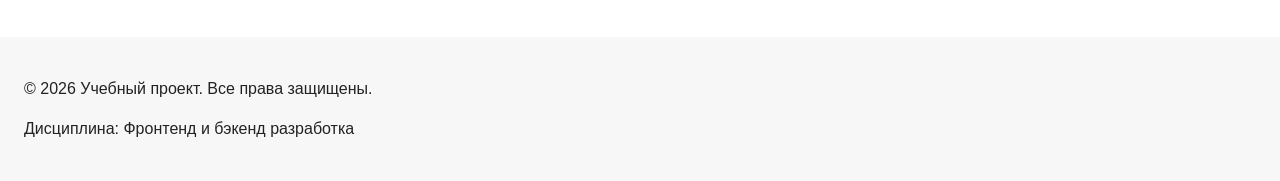
<file: product.html>
<!DOCTYPE html>
<html lang="ru">
<head>
  <meta charset="UTF-8">
  <meta name="viewport" content="width=device-width, initial-scale=1.0">
  <meta name="description" content="Подробная карточка товара учебного интернет-магазина: описание, характеристики и цена.">
  <meta property="og:type" content="website">
  <meta property="og:title" content="Учебный интернет-магазин">
  <meta property="og:description" content="Учебный frontend-проект интернет-магазина.">
  <meta property="og:image" content="https://skylongg.github.io/kr1-html-css-shop/images/preview.jpg">
  <title>Чехол для ноутбука 15,6" — Учебный интернет-магазин</title>
  <link rel="stylesheet" href="css/style.css?v=3">
</head>
<body>

  <header class="site-header" id="top">
    <div class="site-header__inner">
      <a class="site-header__logo" href="index.html">ShopProject</a>

      <nav class="site-nav" aria-label="Основная навигация">
        <ul class="site-nav__list">
          <li class="site-nav__item">
            <a class="site-nav__link" href="index.html">Главная</a>
          </li>
          <li class="site-nav__item">
            <a class="site-nav__link" href="catalog.html">Каталог</a>
          </li>
          <li class="site-nav__item">
            <a class="site-nav__link" href="order.html">Заказ</a>
          </li>
          <li class="site-nav__item">
            <a class="site-nav__link" href="contacts.html">Контакты</a>
          </li>
          <li class="site-nav__item">
            <a class="site-nav__link" href="index.html#advantages">Преимущества</a>
          </li>
          <li class="site-nav__item">
            <a class="site-nav__link" href="index.html#popular">Популярные товары</a>
          </li>
          <li class="site-nav__item">
            <a class="site-nav__link" href="index.html#contacts">Обратная связь</a>
          </li>
        </ul>
      </nav>
    </div>
  </header>

  <main>
    <nav class="breadcrumbs" aria-label="Хлебные крошки">
      <a class="breadcrumbs__link" href="index.html">Главная</a>
      <span class="breadcrumbs__separator" aria-hidden="true">/</span>
      <a class="breadcrumbs__link" href="catalog.html">Каталог</a>
      <span class="breadcrumbs__current" aria-current="page">Чехол для ноутбука 15,6"</span>
    </nav>

    <article class="product-details">
      <img
        class="product-details__image"
        src="images/laptop-sleeve.svg"
        alt="Чехол для ноутбука"
        width="400"
        height="300"
      >

      <div class="product-details__info">
        <p class="product-details__category">Аксессуары</p>
        <h1 class="product-details__title">Чехол для ноутбука 15,6"</h1>
        <p class="product-details__description">
          Мягкий чехол из неопрена защищает ноутбук от царапин, пыли и лёгких ударов.
          Во внешнем кармане помещаются зарядка, мышь и кабели. Подойдёт для учёбы,
          работы и поездок.
        </p>
        <p class="product-details__price">1000 руб.</p>
        <p class="product-details__stock">В наличии</p>

        <div class="product-details__actions">
          <a class="button button--primary" href="order.html">Оформить заявку</a>
          <a class="button button--secondary" href="catalog.html">Вернуться в каталог</a>
        </div>
      </div>
    </article>

    <section class="section" id="specs">
      <h2 class="section__title">Характеристики</h2>

      <table class="product-table">
        <caption class="product-table__caption">Характеристики товара</caption>
        <thead>
          <tr>
            <th class="product-table__head" scope="col">Параметр</th>
            <th class="product-table__head" scope="col">Значение</th>
          </tr>
        </thead>
        <tbody>
          <tr class="product-table__row">
            <th class="product-table__cell product-table__cell--name" scope="row">Категория</th>
            <td class="product-table__cell">Аксессуары</td>
          </tr>
          <tr class="product-table__row">
            <th class="product-table__cell product-table__cell--name" scope="row">Цена</th>
            <td class="product-table__cell">1000 руб.</td>
          </tr>
          <tr class="product-table__row">
            <th class="product-table__cell product-table__cell--name" scope="row">Материал</th>
            <td class="product-table__cell">Неопрен</td>
          </tr>
          <tr class="product-table__row">
            <th class="product-table__cell product-table__cell--name" scope="row">Размер</th>
            <td class="product-table__cell">Для ноутбуков до 15,6"</td>
          </tr>
          <tr class="product-table__row">
            <th class="product-table__cell product-table__cell--name" scope="row">Цвет</th>
            <td class="product-table__cell">Тёмно-синий</td>
          </tr>
          <tr class="product-table__row">
            <th class="product-table__cell product-table__cell--name" scope="row">Наличие</th>
            <td class="product-table__cell">В наличии</td>
          </tr>
          <tr class="product-table__row">
            <th class="product-table__cell product-table__cell--name" scope="row">Гарантия</th>
            <td class="product-table__cell">12 месяцев</td>
          </tr>
          <tr class="product-table__row">
            <th class="product-table__cell product-table__cell--name" scope="row">Доставка</th>
            <td class="product-table__cell">1–3 рабочих дня</td>
          </tr>
        </tbody>
      </table>
    </section>

    <section class="section" id="related">
      <h2 class="section__title">Похожие товары</h2>

      <div class="products-grid">
        <article class="product-card product-card--new">
          <span class="product-card__badge">Новинка</span>
          <img
            class="product-card__image"
            src="images/cable.svg"
            alt="Кабель USB-C"
            width="400"
            height="300"
            loading="lazy"
          >
          <p class="product-card__category">Аксессуары</p>
          <h3 class="product-card__title">Кабель USB-C плетёный, 2 м</h3>
          <p class="product-card__description">Прочная оплётка и поддержка быстрой зарядки.</p>
          <p class="product-card__price">Цена: 900 руб.</p>
          <a class="button button--primary product-card__button" href="product.html">Подробнее</a>
        </article>

        <article class="product-card product-card--discount">
          <span class="product-card__badge">Скидка</span>
          <img
            class="product-card__image"
            src="images/speaker.svg"
            alt="Bluetooth-колонка"
            width="400"
            height="300"
            loading="lazy"
          >
          <p class="product-card__category">Электроника</p>
          <h3 class="product-card__title">Bluetooth-колонка Mini Sound</h3>
          <p class="product-card__description">Компактная колонка с защитой от брызг и 10 часами работы.</p>
          <p class="product-card__price">
            Цена: 2000 руб.
            <del class="product-card__old-price">2500 руб.</del>
          </p>
          <a class="button button--primary product-card__button" href="product.html">Подробнее</a>
        </article>

        <article class="product-card">
          <img
            class="product-card__image"
            src="images/backpack.svg"
            alt="Рюкзак для ноутбука"
            width="400"
            height="300"
            loading="lazy"
          >
          <p class="product-card__category">Аксессуары</p>
          <h3 class="product-card__title">Рюкзак для ноутбука City</h3>
          <p class="product-card__description">Водоотталкивающая ткань и отделение для ноутбука до 16".</p>
          <p class="product-card__price">Цена: 2600 руб.</p>
          <a class="button button--primary product-card__button" href="product.html">Подробнее</a>
        </article>
      </div>
    </section>
  </main>

  <footer class="site-footer">
    <p>&copy; 2026 Учебный проект. Все права защищены.</p>
    <p>Дисциплина: Фронтенд и бэкенд разработка</p>
  </footer>

  <a class="button button--primary to-top" href="#top">↑ Наверх</a>

</body>
</html>
</file>
<file: css/style.css>
/* ===============================
   1. Переменные проекта
   =============================== */

:root {
  /* Основные цвета проекта */
  --color-bg: #ffffff;
  --color-text: #222222;
  --color-muted: #666666;
  --color-primary: #0057b8;
  --color-primary-dark: #003f86;
  --color-border: #dddddd;
  --color-surface: #f7f7f7;
  --color-surface-accent: #eef5ff;
  --color-danger: #b00020;
  --color-success: #168a2f;
  --color-success-bg: #eefaf0;
  --color-white: #ffffff;

  /* Отступы */
  --space-xs: 4px;
  --space-sm: 8px;
  --space-md: 16px;
  --space-lg: 24px;
  --space-xl: 32px;

  /* Скругления */
  --radius-sm: 6px;
  --radius-md: 8px;
  --radius-lg: 12px;

  /* Размеры */
  --container-width: 1100px;
  --header-height: 72px;

  /* Shadow */
  --shadow: 0 6px 16px rgba(0, 0, 0, 0.12);
}

/* ===============================
   2. Базовые стили
   =============================== */

/*
  Универсальное правило для всех элементов.
  border-box делает расчёт размеров более понятным:
  width включает content, padding и border.
*/
* {
  box-sizing: border-box;
}

/*
  Плавная прокрутка при переходе к якорям.
*/
html {
  scroll-behavior: smooth;
}

/*
  Убираем стандартный внешний отступ браузера у body.
  Без этого вокруг страницы может появиться белая рамка.
*/
body {
  margin: 0;
  font-family: Arial, sans-serif;
  line-height: 1.5;
  color: var(--color-text);
  background-color: var(--color-bg);
}

/*
  Задаём внутренние отступы для основной области страницы.
  Это делает содержимое визуально отделённым от краёв окна браузера.
*/
main {
  padding: var(--space-lg);
}

/* ===============================
   3. Общие элементы интерфейса
   =============================== */

/*
  Базовый цвет ссылок.
*/
a {
  color: var(--color-primary);
}

/*
  Ссылка при наведении мыши.
*/
a:hover {
  color: var(--color-primary-dark);
}

/*
  Видимый фокус ссылки при навигации с клавиатуры.
*/
a:focus-visible {
  outline: 2px solid var(--color-primary);
  outline-offset: 3px;
}

/*
  Подсветка элемента, к которому выполнен переход по якорной ссылке.
*/
:target {
  outline: 2px dashed var(--color-primary);
  outline-offset: 4px;
}

/* No outline on the header after the "Наверх" jump */
.site-header:target {
  outline: none;
}

/*
  Button block: shared geometry only.
  Colors come from the --primary and --secondary modifiers.
*/
.button {
  display: inline-block;
  padding: var(--space-sm) var(--space-md);
  border: 1px solid transparent;
  border-radius: var(--radius-sm);
  font: inherit;
  text-decoration: none;
  cursor: pointer;
  transition: background-color 0.2s, color 0.2s;
}

/* Primary button: filled with the main color */
.button--primary {
  color: var(--color-white);
  background-color: var(--color-primary);
}

/*
  Простое состояние наведения для кнопки.
  Цвет текста задаём явно, иначе у ссылки-кнопки
  его переопределит правило a:hover.
*/
.button--primary:hover {
  color: var(--color-white);
  background-color: var(--color-primary-dark);
}

/* Secondary button: outlined, filled on hover */
.button--secondary {
  color: var(--color-primary);
  background-color: transparent;
  border-color: var(--color-primary);
}

.button--secondary:hover {
  color: var(--color-white);
  background-color: var(--color-primary);
}

/* Pressed button */
.button:active {
  transform: translateY(1px);
}

/*
  Видимый фокус кнопки при навигации с клавиатуры.
*/
.button:focus-visible {
  outline: 2px solid var(--color-primary);
  outline-offset: 3px;
}

/*
  Отключённая кнопка визуально приглушается.
*/
.button:disabled,
.button--disabled {
  opacity: 0.6;
  cursor: not-allowed;
}

/* Disabled button does not react to hover and click */
.button--primary:disabled:hover {
  background-color: var(--color-primary);
}

.button:disabled:active {
  transform: none;
}

/* ===============================
   4. Компоненты страницы
   =============================== */

/*
  Site header block.
  sticky + top: 0 keeps the header with the menu at the top while scrolling.
*/
.site-header {
  position: sticky;
  top: 0;
  z-index: 20;
  background-color: var(--color-surface);
  box-shadow: 0 2px 8px rgba(0, 0, 0, 0.08);
}

/* Anchor jumps stop below the fixed header */
[id] {
  scroll-margin-top: calc(var(--header-height) + var(--space-md));
}

/*
  Ограничиваем ширину содержимого шапки,
  чтобы оно не растягивалось слишком сильно на широких экранах.
*/
.site-header__inner {
  max-width: var(--container-width);
  margin: 0 auto;
  padding: var(--space-md) var(--space-lg);
  /* Flexbox: logo on the left, menu on the right */
  display: flex;
  flex-wrap: wrap;
  justify-content: space-between;
  align-items: center;
  gap: var(--space-md);
}

/*
  Оформляем текстовый логотип.
*/
.site-header__logo {
  font-weight: 700;
  color: var(--color-text);
  text-decoration: none;
}

/*
  Flexbox: menu items in a centered row that wraps when needed.
  Default list margins and markers are removed.
*/
.site-nav__list {
  display: flex;
  flex-wrap: wrap;
  justify-content: center;
  align-items: center;
  gap: var(--space-md);
  padding: 0;
  margin: 0;
  list-style: none;
}

/*
  Menu links. inline-block lets the link take padding,
  which enlarges the click area.
*/
.site-nav__link {
  display: inline-block;
  padding: var(--space-sm) var(--space-md);
  color: var(--color-primary);
  text-decoration: none;
  border-radius: var(--radius-sm);
}

/*
  Hover: highlight the menu item with a filled background.
*/
.site-nav__link:hover {
  color: var(--color-white);
  background-color: var(--color-primary);
}

.site-nav__link:focus-visible {
  outline: 2px solid var(--color-primary);
  outline-offset: 3px;
}

/* Link to the current page */
.site-nav__link--active {
  color: var(--color-white);
  background-color: var(--color-primary);
}

/*
  Хлебные крошки на внутренних страницах.
*/
.breadcrumbs {
  max-width: var(--container-width);
  margin: 0 auto var(--space-md);
  font-size: 14px;
  color: var(--color-muted);
}

/*
  Ссылки в хлебных крошках.
*/
.breadcrumbs__link {
  color: var(--color-primary);
}

/*
  Разделитель перед названием текущей страницы.
*/
.breadcrumbs__current::before {
  content: " / ";
  color: var(--color-muted);
}

/* Separator between links */
.breadcrumbs__separator {
  color: var(--color-muted);
}

/*
  Hero-блок — первый крупный блок страницы.
  Он визуально отделяется от остальных разделов фоном и отступами.
*/
.hero {
  max-width: var(--container-width);
  margin: 0 auto var(--space-xl);
  padding: var(--space-xl) var(--space-lg);
  background-color: var(--color-surface-accent);
  border-radius: var(--radius-lg);
}

/* Hero buttons in one row */
.hero__actions {
  display: flex;
  flex-wrap: wrap;
  gap: var(--space-md);
}

/*
  Общий класс для разделов страницы.
*/
.section {
  max-width: var(--container-width);
  margin: 0 auto var(--space-xl);
}

/*
  Убираем лишний верхний отступ у заголовков разделов.
*/
.section__title {
  margin-top: 0;
}

/* CSS Grid: three equal columns of product cards */
.products-grid {
  display: grid;
  grid-template-columns: repeat(3, 1fr);
  gap: var(--space-lg);
}

/*
  Карточка товара — самостоятельный блок.
*/
.product-card {
  /* Positioning context for the badge */
  position: relative;
  /* Flexbox: card content goes top to bottom */
  display: flex;
  flex-direction: column;
  gap: var(--space-sm);
  padding: var(--space-md);
  border: 1px solid var(--color-border);
  border-radius: var(--radius-md);
  background-color: var(--color-bg);
  transition: transform 0.2s, box-shadow 0.2s;
}

/*
  При наведении выделяем рамку карточки основным цветом.
  The card also moves up a little and gets a shadow.
*/
.product-card:hover {
  border-color: var(--color-primary);
  box-shadow: var(--shadow);
  transform: translateY(-4px);
}

/* "Хит" card */
.product-card--featured {
  border-color: var(--color-primary);
}

.product-card--featured .product-card__badge {
  background-color: var(--color-primary);
}

/* "Новинка" card */
.product-card--new {
  border-color: var(--color-success);
}

.product-card--new .product-card__badge {
  background-color: var(--color-success);
}

/* Discount card */
.product-card--discount {
  border-color: var(--color-danger);
}

/* Sold-out card: grey, does not move on hover */
.product-card--sold-out {
  background-color: var(--color-surface);
  border-style: dashed;
}

.product-card--sold-out:hover {
  border-color: var(--color-border);
  box-shadow: none;
  transform: none;
}

.product-card--sold-out .product-card__badge {
  background-color: var(--color-muted);
}

.product-card--sold-out .product-card__title,
.product-card--sold-out .product-card__price {
  color: var(--color-muted);
}

/* Product preview image */
.product-card__image {
  display: block;
  width: 100%;
  height: auto;
  border-radius: var(--radius-sm);
}

/* Sold-out product image is grey */
.product-card--sold-out .product-card__image {
  filter: grayscale(1);
  opacity: 0.6;
}

/* Category above the title */
.product-card__category {
  margin: 0;
  font-size: 12px;
  letter-spacing: 0.05em;
  text-transform: uppercase;
  color: var(--color-muted);
}

.product-card__title {
  margin: 0;
  color: var(--color-text);
}

.product-card__description {
  margin: 0;
  color: var(--color-muted);
}

.product-card__price {
  margin: 0;
  font-weight: 700;
}

.product-card--discount .product-card__price {
  color: var(--color-danger);
}

/* Old price */
.product-card__old-price {
  margin-left: var(--space-xs);
  font-weight: 400;
  color: var(--color-muted);
}

/*
  margin-top: auto pushes the button to the bottom of the card,
  align-self keeps it from stretching to the full width.
*/
.product-card__button {
  margin-top: auto;
  align-self: flex-start;
}

/* Card buttons in one row at the bottom */
.product-card__actions {
  margin-top: auto;
  display: flex;
  flex-wrap: wrap;
  gap: var(--space-sm);
}

/* Badge pinned to the top-right corner of the card */
.product-card__badge {
  position: absolute;
  top: var(--space-sm);
  right: var(--space-sm);
  z-index: 1;
  padding: 2px var(--space-sm);
  font-size: 12px;
  color: var(--color-white);
  background-color: var(--color-danger);
  border-radius: var(--radius-sm);
}

/*
  Catalog page layout: filters on the left, products on the right.
  CSS Grid with named areas.
*/
.catalog-layout {
  max-width: var(--container-width);
  margin: 0 auto var(--space-xl);
  display: grid;
  grid-template-columns: 260px 1fr;
  grid-template-areas: "filters products";
  gap: var(--space-lg);
}

/*
  Sticky filters stay on screen while scrolling.
  align-self: start keeps the block from stretching to full height.
*/
.catalog-filters {
  grid-area: filters;
  position: sticky;
  top: calc(var(--header-height) + var(--space-md));
  align-self: start;
  padding: var(--space-md);
  border: 1px solid var(--color-border);
  border-radius: var(--radius-md);
  background-color: var(--color-surface);
}

/* Product list area */
.catalog-products {
  grid-area: products;
}

/* Filters form: gap separates the field groups */
.filters-form {
  display: grid;
  gap: var(--space-md);
}

/* Group of related filter fields */
.filters-form__group {
  margin: 0;
  padding: var(--space-md);
  border: 1px solid var(--color-border);
  border-radius: var(--radius-sm);
}

/* Field group title */
.filters-form__legend {
  font-weight: 700;
}

/* Each filter label on its own line */
.filters-form__label {
  display: block;
  margin-bottom: var(--space-sm);
}

/* Price range number inputs */
.filters-form__input {
  width: 100%;
  padding: 8px 10px;
  border: 1px solid var(--color-border);
  border-radius: var(--radius-sm);
  font: inherit;
}

/* "Back to top" button stays in the corner while scrolling */
.to-top {
  position: fixed;
  right: var(--space-md);
  bottom: var(--space-md);
  z-index: 10;
  border-radius: 20px;
  box-shadow: var(--shadow);
}

/*
  Дополнительный информационный блок.
*/
.aside-info {
  max-width: var(--container-width);
  margin: 0 auto var(--space-xl);
  padding: var(--space-md);
  border-left: 4px solid var(--color-primary);
  background-color: var(--color-surface);
}

/* Reviews: three columns */
.reviews-grid {
  display: grid;
  grid-template-columns: repeat(3, 1fr);
  gap: var(--space-lg);
}

.review-card {
  display: flex;
  flex-direction: column;
  gap: var(--space-sm);
  padding: var(--space-md);
  border-radius: var(--radius-md);
  background-color: var(--color-surface);
}

.review-card__rating {
  margin: 0;
  font-size: 14px;
  color: var(--color-muted);
}

/* Stars */
.review-card__rating span {
  font-size: 18px;
  color: #c77700;
}

.review-card__text {
  margin: 0;
  font-style: italic;
}

.review-card__text p {
  margin: 0;
}

/* Author and date at the bottom of the card */
.review-card__footer {
  margin-top: auto;
  font-size: 14px;
  color: var(--color-muted);
}

.review-card__author {
  font-weight: 700;
  color: var(--color-text);
}

/* FAQ: questions open and close on click (details/summary) */
.faq__list {
  display: grid;
  gap: var(--space-sm);
}

.faq__item {
  border: 1px solid var(--color-border);
  border-radius: var(--radius-md);
}

.faq__item[open] {
  border-color: var(--color-primary);
}

.faq__question {
  padding: var(--space-md);
  font-weight: 700;
  cursor: pointer;
}

.faq__question:hover {
  color: var(--color-primary);
}

.faq__question:focus-visible {
  outline: 2px solid var(--color-primary);
  outline-offset: 3px;
}

/* Answer: limited width, so long text wraps into short lines */
.faq__answer {
  max-width: 760px;
  padding: 0 var(--space-md) var(--space-sm);
}

.faq__answer p {
  margin: 0 0 var(--space-sm);
}

/* Contacts */
.contacts-list {
  font-style: normal;
}

.contacts-list p {
  margin: 0 0 var(--space-sm);
}

/* Product page: image on the left, info on the right */
.product-details {
  max-width: var(--container-width);
  margin: 0 auto var(--space-xl);
  display: grid;
  grid-template-columns: 1fr 1fr;
  align-items: start;
  gap: var(--space-xl);
}

.product-details__image {
  display: block;
  width: 100%;
  height: auto;
  border: 1px solid var(--color-border);
  border-radius: var(--radius-lg);
}

.product-details__info {
  display: flex;
  flex-direction: column;
  gap: var(--space-md);
}

.product-details__category {
  margin: 0;
  font-size: 14px;
  letter-spacing: 0.05em;
  text-transform: uppercase;
  color: var(--color-muted);
}

.product-details__title {
  margin: 0;
}

.product-details__description {
  margin: 0;
}

.product-details__price {
  margin: 0;
  font-size: 28px;
  font-weight: 700;
}

.product-details__stock {
  margin: 0;
  font-weight: 700;
  color: var(--color-success);
}

.product-details__actions {
  display: flex;
  flex-wrap: wrap;
  gap: var(--space-md);
}

/* Specifications table */
.product-table {
  width: 100%;
  max-width: 640px;
  border-collapse: collapse;
}

.product-table__caption {
  padding-bottom: var(--space-sm);
  font-weight: 700;
  text-align: left;
}

.product-table__head {
  padding: var(--space-sm) var(--space-md);
  text-align: left;
  color: var(--color-white);
  background-color: var(--color-primary);
}

.product-table__cell {
  padding: var(--space-sm) var(--space-md);
  text-align: left;
  border-bottom: 1px solid var(--color-border);
}

/* Parameter names */
.product-table__cell--name {
  font-weight: 400;
  color: var(--color-muted);
}

/* Striped rows, row highlight on hover */
.product-table__row:nth-child(even) {
  background-color: var(--color-surface);
}

.product-table__row:hover {
  background-color: var(--color-surface-accent);
}

/* Order page: form on the left, steps on the right */
.order-layout {
  max-width: var(--container-width);
  margin: 0 auto var(--space-xl);
  display: grid;
  grid-template-columns: 2fr 1fr;
  align-items: start;
  gap: var(--space-lg);
}

/* Order steps */
.order-steps {
  padding: var(--space-md);
  border-left: 4px solid var(--color-primary);
  background-color: var(--color-surface);
}

.order-steps__title {
  margin-top: 0;
}

.order-steps__list {
  padding-left: var(--space-lg);
}

.order-steps__item {
  margin-bottom: var(--space-sm);
}

.order-steps__note {
  margin-bottom: 0;
  color: var(--color-muted);
}

/*
  Оформляем подвал страницы тем же фоном, что и шапку,
  чтобы визуально отделить его от основного содержимого.
*/
.site-footer {
  padding: var(--space-lg);
  background-color: var(--color-surface);
}

/* ===============================
   5. Форма и модальное окно
   =============================== */

/*
  Модальное окно.
  Элемент dialog сам умеет открываться поверх страницы.
*/
.order-dialog {
  width: min(100% - 32px, 560px);
  padding: 0;
  border: none;
  border-radius: var(--radius-lg);
}

/* The open dialog appears with a short animation */
.order-dialog[open] {
  animation: dialog-show 0.2s ease-out;
}

@keyframes dialog-show {
  from {
    opacity: 0;
    transform: translateY(-20px);
  }
}

/*
  Padding is on the inner block, so a click on the dialog itself
  means a click on the dark background.
*/
.order-dialog__inner {
  position: relative;
  padding: var(--space-lg);
}

/* Close button (cross) in the top-right corner */
.order-dialog__close {
  position: absolute;
  top: var(--space-sm);
  right: var(--space-sm);
  width: 36px;
  height: 36px;
  padding: 0;
  font-size: 24px;
  line-height: 1;
  color: var(--color-muted);
  background-color: transparent;
  border: none;
  border-radius: 50%;
  cursor: pointer;
}

.order-dialog__close:hover {
  color: var(--color-text);
  background-color: var(--color-surface);
}

.order-dialog__close:focus-visible {
  outline: 2px solid var(--color-primary);
}

/*
  Затемнение фона за модальным окном.
*/
.order-dialog::backdrop {
  background-color: rgba(0, 0, 0, 0.5);
}

.order-dialog__title {
  margin-top: 0;
}

/* Total and buttons at the bottom of the form */
.order-dialog__footer {
  padding-top: var(--space-md);
  border-top: 1px solid var(--color-border);
}

/* Selected product and the quantity buttons in one row */
.order-summary {
  display: flex;
  flex-wrap: wrap;
  justify-content: space-between;
  align-items: center;
  gap: var(--space-md);
  margin-bottom: var(--space-md);
}

.order-summary__name {
  margin: 0;
}

.order-summary__price {
  margin: 0;
  color: var(--color-muted);
}

/* Quantity: "−" [1] "+" */
.quantity {
  display: flex;
  align-items: center;
  gap: var(--space-xs);
}

.quantity__button {
  width: 40px;
  padding: var(--space-sm) 0;
  text-align: center;
}

.quantity__input {
  width: 56px;
  padding: var(--space-sm) var(--space-xs);
  font: inherit;
  text-align: center;
  border: 1px solid var(--color-border);
  border-radius: var(--radius-sm);
}

.quantity__input:focus-visible {
  outline: 2px solid var(--color-primary);
  outline-offset: 3px;
}

/* Choice buttons made from radio inputs */
.choice {
  display: flex;
  flex-wrap: wrap;
  gap: var(--space-sm);
}

/* The radio circle is hidden, the label text looks like a button */
.choice__input {
  position: absolute;
  opacity: 0;
}

.choice__text {
  display: inline-block;
  padding: var(--space-sm) var(--space-md);
  color: var(--color-primary);
  border: 1px solid var(--color-primary);
  border-radius: var(--radius-sm);
  cursor: pointer;
  transition: background-color 0.2s, color 0.2s;
}

.choice__item:hover .choice__text {
  background-color: var(--color-surface-accent);
}

/* Selected option */
.choice__input:checked + .choice__text {
  color: var(--color-white);
  background-color: var(--color-primary);
}

.choice__input:focus-visible + .choice__text {
  outline: 2px solid var(--color-primary);
  outline-offset: 3px;
}

/* Promo code: field and button in one row */
.promo {
  display: flex;
  gap: var(--space-sm);
}

.promo__message {
  margin: var(--space-xs) 0 0;
}

.promo__message:empty {
  display: none;
}

.promo__message--success {
  color: var(--color-success);
}

.promo__message--error {
  color: var(--color-danger);
}

/* Order total */
.order-total {
  margin: 0 0 var(--space-md);
}

.order-total__row {
  display: flex;
  justify-content: space-between;
  color: var(--color-muted);
}

.order-total__row dd {
  margin: 0;
}

.order-total__row--main {
  font-weight: 700;
  color: var(--color-text);
}

/* Form on order.html gets a frame */
.order-form--card {
  padding: var(--space-lg);
  border: 1px solid var(--color-border);
  border-radius: var(--radius-lg);
  background-color: var(--color-bg);
}

/* Group of radio buttons without the default frame */
.order-form__group {
  margin: 0 0 var(--space-md);
  padding: 0;
  border: none;
}

/*
  Поле формы.
  Каждый блок получает нижний отступ.
*/
.order-form__field {
  margin-bottom: var(--space-md);
}

/*
  Подпись поля.
*/
.order-form__label {
  display: block;
  margin-bottom: var(--space-xs);
}

/*
  Основные поля формы.
  The checkbox has its own element class, so it keeps its natural width.
*/
.order-form__input,
.order-form__select,
.order-form__textarea {
  width: 100%;
  padding: 10px 12px;
  border: 1px solid var(--color-border);
  border-radius: var(--radius-sm);
  font: inherit;
}

/* Note about required fields */
.order-form__note {
  margin-top: 0;
  font-size: 14px;
  color: var(--color-muted);
}

/* Required field star */
.order-form__required {
  color: var(--color-danger);
}

/* Error text under the field, empty until JS fills it */
.order-form__error {
  margin: var(--space-xs) 0 0;
  font-size: 14px;
  color: var(--color-danger);
}

.order-form__error:empty {
  display: none;
}

/*
  Подсказка под полем телефона.
*/
.order-form__hint {
  display: block;
  margin-top: var(--space-xs);
  color: var(--color-muted);
}

/*
  Поле при наведении мыши.
*/
.order-form__input:hover,
.order-form__select:hover,
.order-form__textarea:hover {
  border-color: var(--color-primary);
}

/*
  Видимый фокус для клавиатурной навигации.
*/
.order-form__input:focus-visible,
.order-form__select:focus-visible,
.order-form__textarea:focus-visible,
.order-form__checkbox:focus-visible {
  outline: 2px solid var(--color-primary);
  outline-offset: 3px;
}

/*
  Подсветка ошибочных полей.
  Атрибут aria-invalid добавляется через JavaScript.
*/
.order-form__input[aria-invalid="true"],
.order-form__select[aria-invalid="true"],
.order-form__textarea[aria-invalid="true"] {
  border-color: var(--color-danger);
  background-color: #fff5f6;
}

/* Bigger checkbox, easier to click */
.order-form__checkbox {
  width: 18px;
  height: 18px;
  margin: 0 var(--space-xs) 0 0;
  vertical-align: middle;
}

.order-form__checkbox[aria-invalid="true"] {
  outline: 2px solid var(--color-danger);
}

/*
  Кнопки формы.
*/
.order-form__actions {
  display: flex;
  gap: var(--space-md);
  margin-top: var(--space-lg);
}

/* In the dialog the buttons are right after the total */
.order-dialog__footer .order-form__actions {
  margin-top: 0;
}

/* "Очистить" is pushed to the left */
.order-form__clear {
  margin-right: auto;
}

/*
  Сообщение об успешной отправке.
*/
.success-message {
  max-width: var(--container-width);
  margin: var(--space-lg) auto;
  padding: var(--space-md);
  border-left: 4px solid var(--color-success);
  background-color: var(--color-success-bg);
}
</file>
